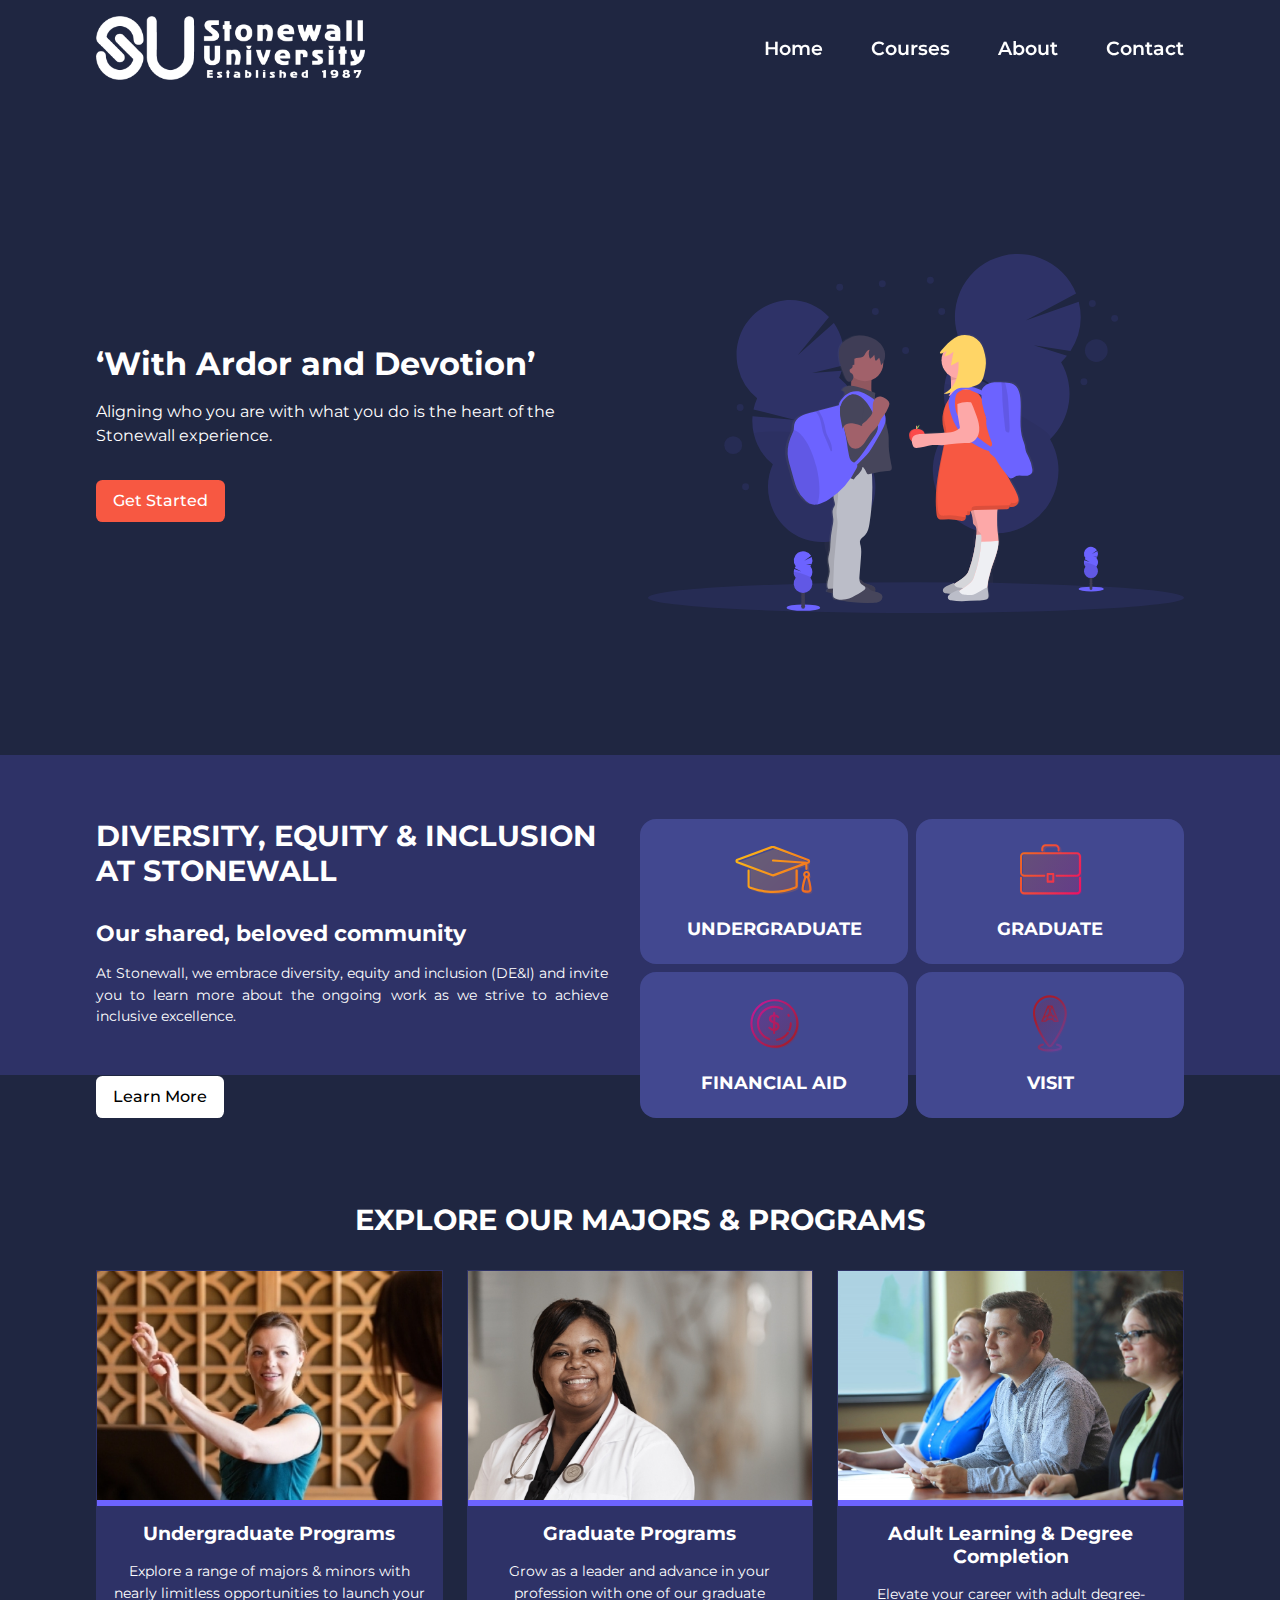
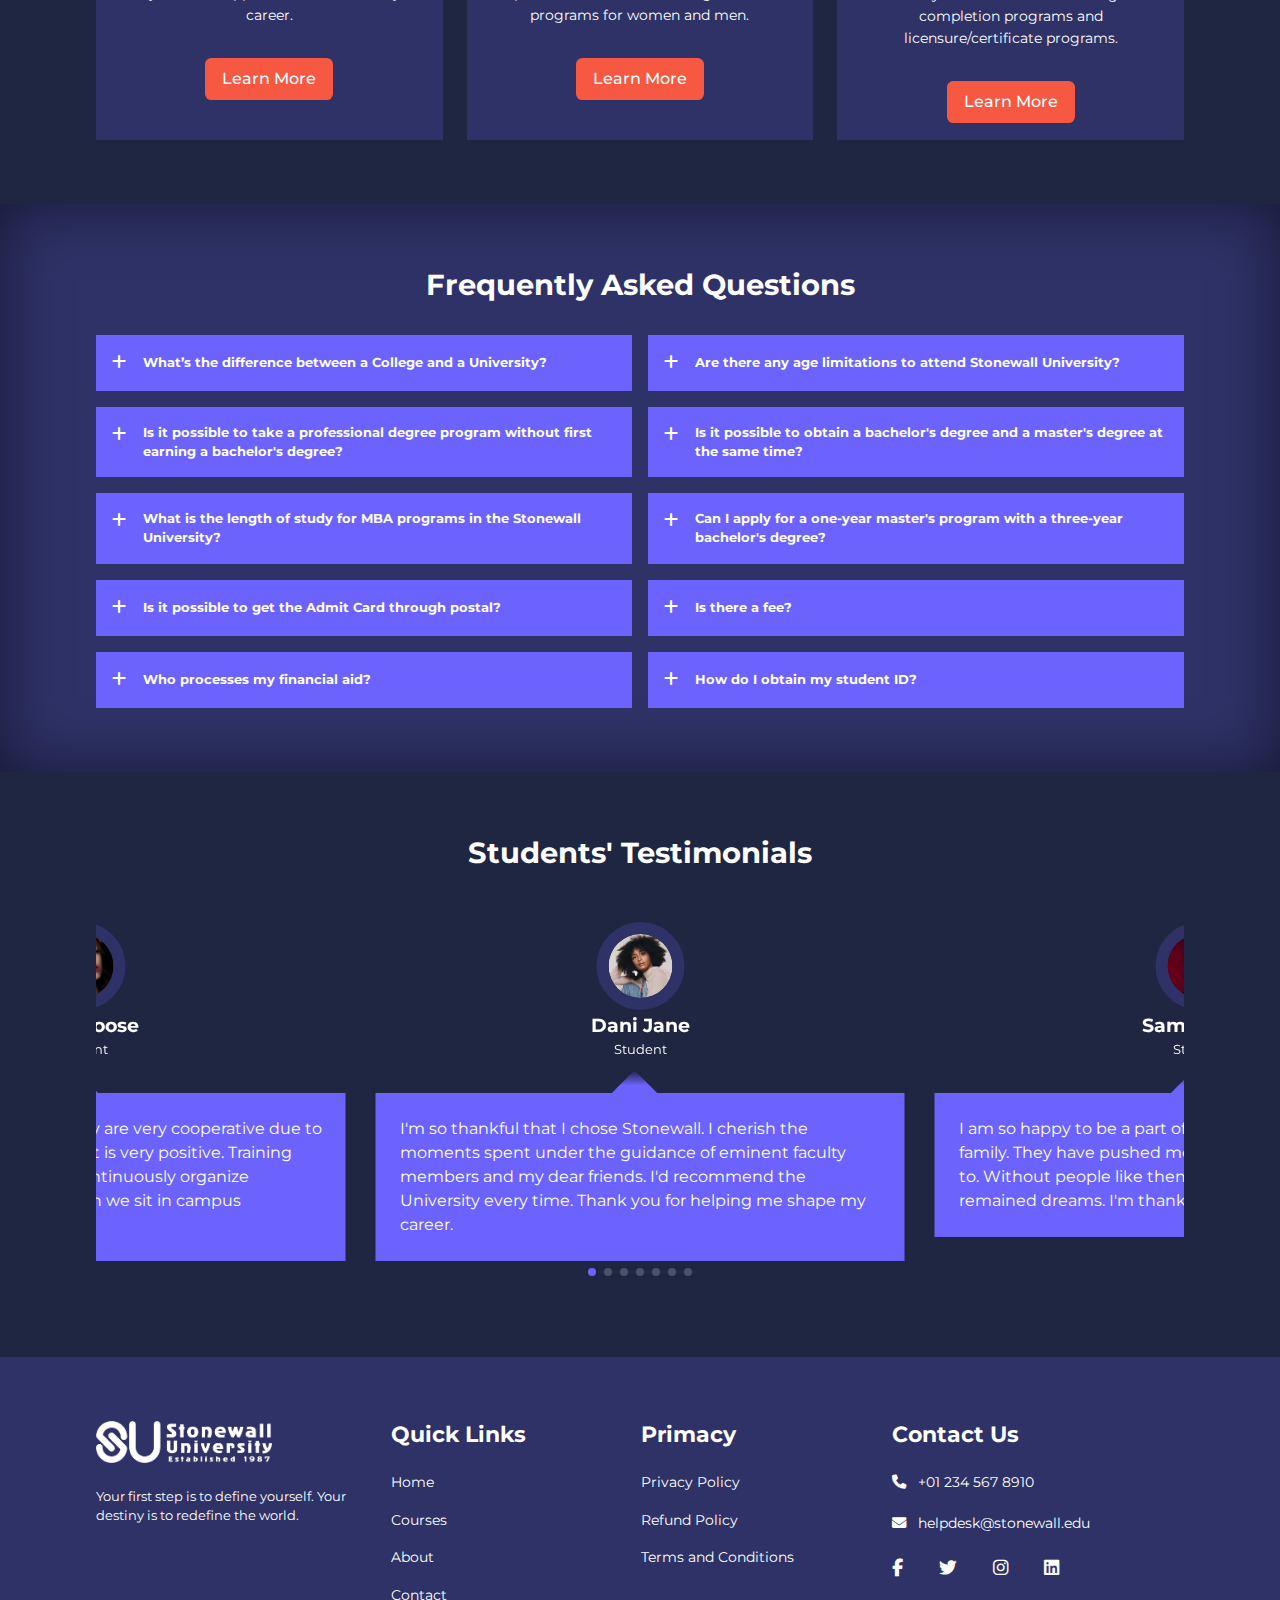
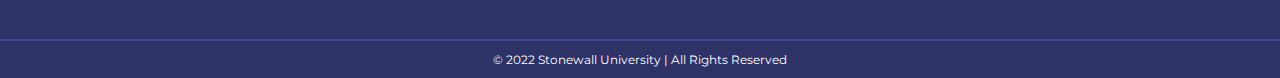
<file: index.html>
<!DOCTYPE html>
<html lang="en">

<head>
  <meta charset="UTF-8">
  <meta http-equiv="X-UA-Compatible" content="IE=edge">
  <meta name="viewport" content="width=device-width, initial-scale=1.0">
  <title>Stonewall University | Building Future</title>

  <link rel="stylesheet" href="css/style.css">
  <link rel="stylesheet" href="css/responsive.css">
  <link rel="stylesheet" href="https://cdnjs.cloudflare.com/ajax/libs/font-awesome/6.1.1/css/all.min.css">
  <link rel="stylesheet" href="https://cdn.jsdelivr.net/npm/swiper@8/swiper-bundle.min.css" />

</head>

<body>
  <!-- NAVBAR -->
  <nav>
    <div class="container nav-container">
      <a href="index.html"><img src="images/logo.png"></a>
      <ul class="nav-menu">
        <li><a href="index.html">Home</a></li>
        <li><a href="courses.html">Courses</a></li>
        <li><a href="about.html">About</a></li>
        <li><a href="contact.html">Contact</a></li>
      </ul>
      <button id="openMenuBtn"><i class="fas fa-bars"></i></button>
      <button id="closeMenuBtn"><i class="fas fa-close"></i></button>
    </div>
  </nav>
  <!-- NAVBAR -->

  <!-- HEADER -->
  <header>
    <div class="container header-container">
      <div class="header-left">
        <h1>‘With Ardor and Devotion’</h1>
        <p>Aligning who you are with what you do is the heart of the Stonewall experience.</p>
        <a href="courses.html" class="btn btn-primary">Get Started</a>
      </div>

      <div class="header-right">
        <div class="header-right-img">
          <img src="images/header.svg">
        </div>
      </div>
    </div>
  </header>
  <!-- HEADER -->

  <!-- CATEGORIES -->
  <section class="categories">
    <div class="container categories-container">
      <div class="categories-left">
        <h2>DIVERSITY, EQUITY & INCLUSION AT STONEWALL</h2>
        <h4>Our shared, beloved community</h4>
        <p>At Stonewall, we embrace diversity, equity and inclusion (DE&I) and
          invite you to learn more about the ongoing work as we strive to achieve inclusive excellence.</p>
        <a href="courses.html" class="btn">Learn More</a>
      </div>

      <div class="categories-right">
        <div class="category">
          <span class="category-icon"><img src="images/UG.svg" alt=""></span>
          <h5>UNDERGRADUATE</h5>
        </div>
        <div class="category">
          <span class="category-icon"><img src="images/PG.svg" alt=""></span>
          <h5>GRADUATE</h5>
        </div>
        <div class="category">
          <span class="category-icon"><img src="images/FA.svg" alt=""></span>
          <h5>FINANCIAL AID</h5>
        </div>
        <div class="category">
          <span class="category-icon"><img src="images/Visit.svg" alt=""></span>
          <h5>VISIT</h5>
        </div>
      </div>
    </div>
  </section>
  <!-- CATEGORIES -->

  <!-- COURSES -->
  <section class="courses">
    <h2>EXPLORE OUR MAJORS & PROGRAMS</h2>
    <div class="container courses-container">
      <article class="course">
        <div class="couse-image">
          <img src="images/UgPrograms.jpg" alt="">
        </div>
        <div class="course-info">
          <h4>Undergraduate Programs</h4>
          <p>Explore a range of majors & minors with nearly limitless opportunities to launch your career.</p>
          <a href="courses.html" class="btn btn-primary">Learn More</a>
        </div>
      </article>
      <article class="course">
        <div class="couse-image">
          <img src="images/PgPrograms.jpg" alt="">
        </div>
        <div class="course-info">
          <h4>Graduate Programs</h4>
          <p>Grow as a leader and advance in your profession with one of our graduate programs for women and men.</p>
          <a href="courses.html" class="btn btn-primary">Learn More</a>
        </div>
      </article>
      <article class="course">
        <div class="couse-image">
          <img src="images/AdultLearning.jpg" alt="">
        </div>
        <div class="course-info">
          <h4>Adult Learning & Degree Completion</h4>
          <p>Elevate your career with adult degree-completion programs and licensure/certificate programs.</p>
          <a href="courses.html" class="btn btn-primary">Learn More</a>
        </div>
      </article>
    </div>
  </section>
  <!-- COURSES -->

  <!-- FAQs -->
  <section class="faqs">
    <h2>Frequently Asked Questions</h2>
    <div class="container faqs-container">
      <article class="faq">
        <div class="faq-icon"><i class="fas fa-plus"></i></div>
        <div class="faq-qa">
          <h4>What’s the difference between a College and a University?</h4>
          <p>Colleges offer only undergraduate degrees while universities offer graduate degrees as well, but the terms
            are often used interchangeably.</p>
        </div>
      </article>
      <article class="faq">
        <div class="faq-icon"><i class="fas fa-plus"></i></div>
        <div class="faq-qa">
          <h4>Are there any age limitations to attend Stonewall University? </h4>
          <p>In general, you must have completed high school and you must be at least 17 years of age.</p>
        </div>
      </article>
      <article class="faq">
        <div class="faq-icon"><i class="fas fa-plus"></i></div>
        <div class="faq-qa">
          <h4>Is it possible to take a professional degree program without first earning a bachelor's degree?</h4>
          <p>Yes, but they are highly selective and require a heavy courseload across a total of six years of study.</p>
        </div>
      </article>
      <article class="faq">
        <div class="faq-icon"><i class="fas fa-plus"></i></div>
        <div class="faq-qa">
          <h4>Is it possible to obtain a bachelor's degree and a master's degree at the same time?</h4>
          <p>In a joint-degree program, students begin a graduate program in their fourth year of college, earning both
            degrees upon graduation.</p>
        </div>
      </article>
      <article class="faq">
        <div class="faq-icon"><i class="fas fa-plus"></i></div>
        <div class="faq-qa">
          <h4>What is the length of study for MBA programs in the Stonewall University?</h4>
          <p>MBA programs typically last one to two years.</p>
        </div>
      </article>
      <article class="faq">
        <div class="faq-icon"><i class="fas fa-plus"></i></div>
        <div class="faq-qa">
          <h4>Can I apply for a one-year master's program with a three-year bachelor's degree?</h4>
          <p>Yes, but only if there is no two-year program offered in the same field. If the departmental selection
            committee wants to offer you admission, it will request permission from the authority.</p>
        </div>
      </article>
      <article class="faq">
        <div class="faq-icon"><i class="fas fa-plus"></i></div>
        <div class="faq-qa">
          <h4>Is it possible to get the Admit Card through postal?</h4>
          <p>NO, the Admit Cards will be provided through the Online Mode only, you can generate it through your
            registered account or from the website of NTA.</p>
        </div>
      </article>
      <article class="faq">
        <div class="faq-icon"><i class="fas fa-plus"></i></div>
        <div class="faq-qa">
          <h4>Is there a fee?</h4>
          <p>Yes, a ₹2530 application fee is required before your application will be processed. More information about
            this process will be provided when you officially submit your application.</p>
        </div>
      </article>
      <article class="faq">
        <div class="faq-icon"><i class="fas fa-plus"></i></div>
        <div class="faq-qa">
          <h4>Who processes my financial aid?</h4>
          <p>The Office of Admissions and Financial Aid manages the loan application and certification processes.</p>
        </div>
      </article>
      <article class="faq">
        <div class="faq-icon"><i class="fas fa-plus"></i></div>
        <div class="faq-qa">
          <h4>How do I obtain my student ID?</h4>
          <p>Once you have accepted the offer of admission, you can obtain your student ID card by visiting Panther
            Central, located in the main lobby of Litchfield Towers.</p>
        </div>
      </article>
    </div>
  </section>
  <!-- FAQs -->

  <!-- TESTIMONIALS -->
  <section class="container testi-container">
    <h2>Students' Testimonials</h2>
    <div class="testi-swiper swiper">
      <div class="swiper-wrapper">
        <article class="testi swiper-slide">
          <div class="avatar">
            <img src="images/avatar1.jpg">
          </div>
          <div class="testi-info">
            <h5>Dani Jane</h5>
            <small>Student</small>
          </div>
          <div class="testi-body">
            <p>I'm so thankful that I chose Stonewall. I cherish the moments spent under the guidance of eminent faculty members and my dear friends. I'd recommend the University every time. Thank you for helping me shape my career.</p>
          </div>
        </article>
        <article class="testi swiper-slide">
          <div class="avatar">
            <img src="images/avatar2.jpg">
          </div>
          <div class="testi-info">
            <h5>Sam Martin</h5>
            <small>Student</small>
          </div>
          <div class="testi-body">
            <p>I am so happy to be a part of an Institution that feels like a family. They have pushed me to achieve whatever I wanted to. Without people like them, my dreams would have remained dreams. I'm thankful for their love and support.</p>
          </div>
        </article>
        <article class="testi swiper-slide">
          <div class="avatar">
            <img src="images/avatar3.jpg">
          </div>
          <div class="testi-info">
            <h5>Lucas Morris</h5>
            <small>Student</small>
          </div>
          <div class="testi-body">
            <p>I always wanted to be a successful person. But the road to success is a rocky one. You need solid guidance and support to reach there. Stonewall has been super supportive and instrumental in shaping my career.</p>
          </div>
        </article>
        <article class="testi swiper-slide">
          <div class="avatar">
            <img src="images/avatar4.jpg">
          </div>
          <div class="testi-info">
            <h5>Zoya Sheikh</h5>
            <small>Student</small>
          </div>
          <div class="testi-body">
            <p>The time I spent in Stonewall University has really taught me a lot for my successful life. I got chance to improve my skills and confidence which was very important part of my career. Thanks Stonewall University to be part of yours.</p>
          </div>
        </article>
        <article class="testi swiper-slide">
          <div class="avatar">
            <img src="images/avatar5.jpg">
          </div>
          <div class="testi-info">
            <h5>Sara Jeans</h5>
            <small>Student</small>
          </div>
          <div class="testi-body">
            <p>The facilities are excellent. They are dedicatedly providing us knowledge and educating us in a good way. I am especially thankful to the faculty members for giving us love, affection and plenty of knowledge.</p>
          </div>
        </article>
        <article class="testi swiper-slide">
          <div class="avatar">
            <img src="images/avatar6.jpg">
          </div>
          <div class="testi-info">
            <h5>Laney Grey</h5>
            <small>Student</small>
          </div>
          <div class="testi-body">
            <p>College life, my friends and the teachers are all very good. The hostel and the campus are very safe for girls and the atmosphere is also good. The systems are very strict which is good for the students. Career becomes successful here.</p>
          </div>
        </article>
        <article class="testi swiper-slide">
          <div class="avatar">
            <img src="images/avatar7.jpg">
          </div>
          <div class="testi-info">
            <h5>Kate Moose</h5>
            <small>Student</small>
          </div>
          <div class="testi-body">
            <p>My faculty is wonderful and they are very cooperative due to which our campus environment is very positive. Training and placement department continuously organize activities for us for success when we sit in campus placements.</p>
          </div>
        </article>
      </div>
      <div class="pagination">
        <div class="swiper-pagination"></div>
      </div>
    </div>
  </section>
  <!-- TESTIMONIALS -->

  <!-- FOOTER -->
  <footer class="footer">
    <div class="container footer-container">
      <div class="footer-1">
        <a href="index.html" class="footer-logo"><img src="images/logo.png"></a>
        <p>Your first step is to define yourself. Your destiny is to redefine the world.</p>
      </div>
      <div class="footer-2">
        <h4>Quick Links</h4>
        <ul class="q-links">
          <li><a href="index.html">Home</a></li>
          <li><a href="courses.html">Courses</a></li>
          <li><a href="about.html">About</a></li>
          <li><a href="contact.html">Contact</a></li>
        </ul>
      </div>
      <div class="footer-3">
        <h4>Primacy</h4>
        <ul class="primacy">
          <li><a href="#">Privacy Policy</a></li>
          <li><a href="#">Refund Policy</a></li>
          <li><a href="#">Terms and Conditions</a></li>
        </ul>
      </div>
      <div class="footer-4">
        <h4>Contact Us</h4>
        <div>
          <p><i class="fas fa-phone"></i>+01 234 567 8910</p>
          <p><i class="fas fa-envelope"></i>helpdesk@stonewall.edu</p>
        </div>
        <ul class="footer-socials">
          <li><a href="#"><i class="fab fa-facebook-f"></i></a></li>
          <li><a href="#"><i class="fab fa-twitter"></i></a></li>
          <li><a href="#"><i class="fab fa-instagram"></i></a></li>
          <li><a href="#"><i class="fab fa-linkedin"></i></a></li>
        </ul>
      </div>
    </div>
    <div class="footer-copy">
      <small>&copy; 2022 Stonewall University | All Rights Reserved</small>
    </div>
  </footer>
  <!-- FOOTER -->

  <script src="https://cdn.jsdelivr.net/npm/swiper@8/swiper-bundle.min.js"></script>
  <script src="js/main.js"></script>

</body>

</html>
</file>
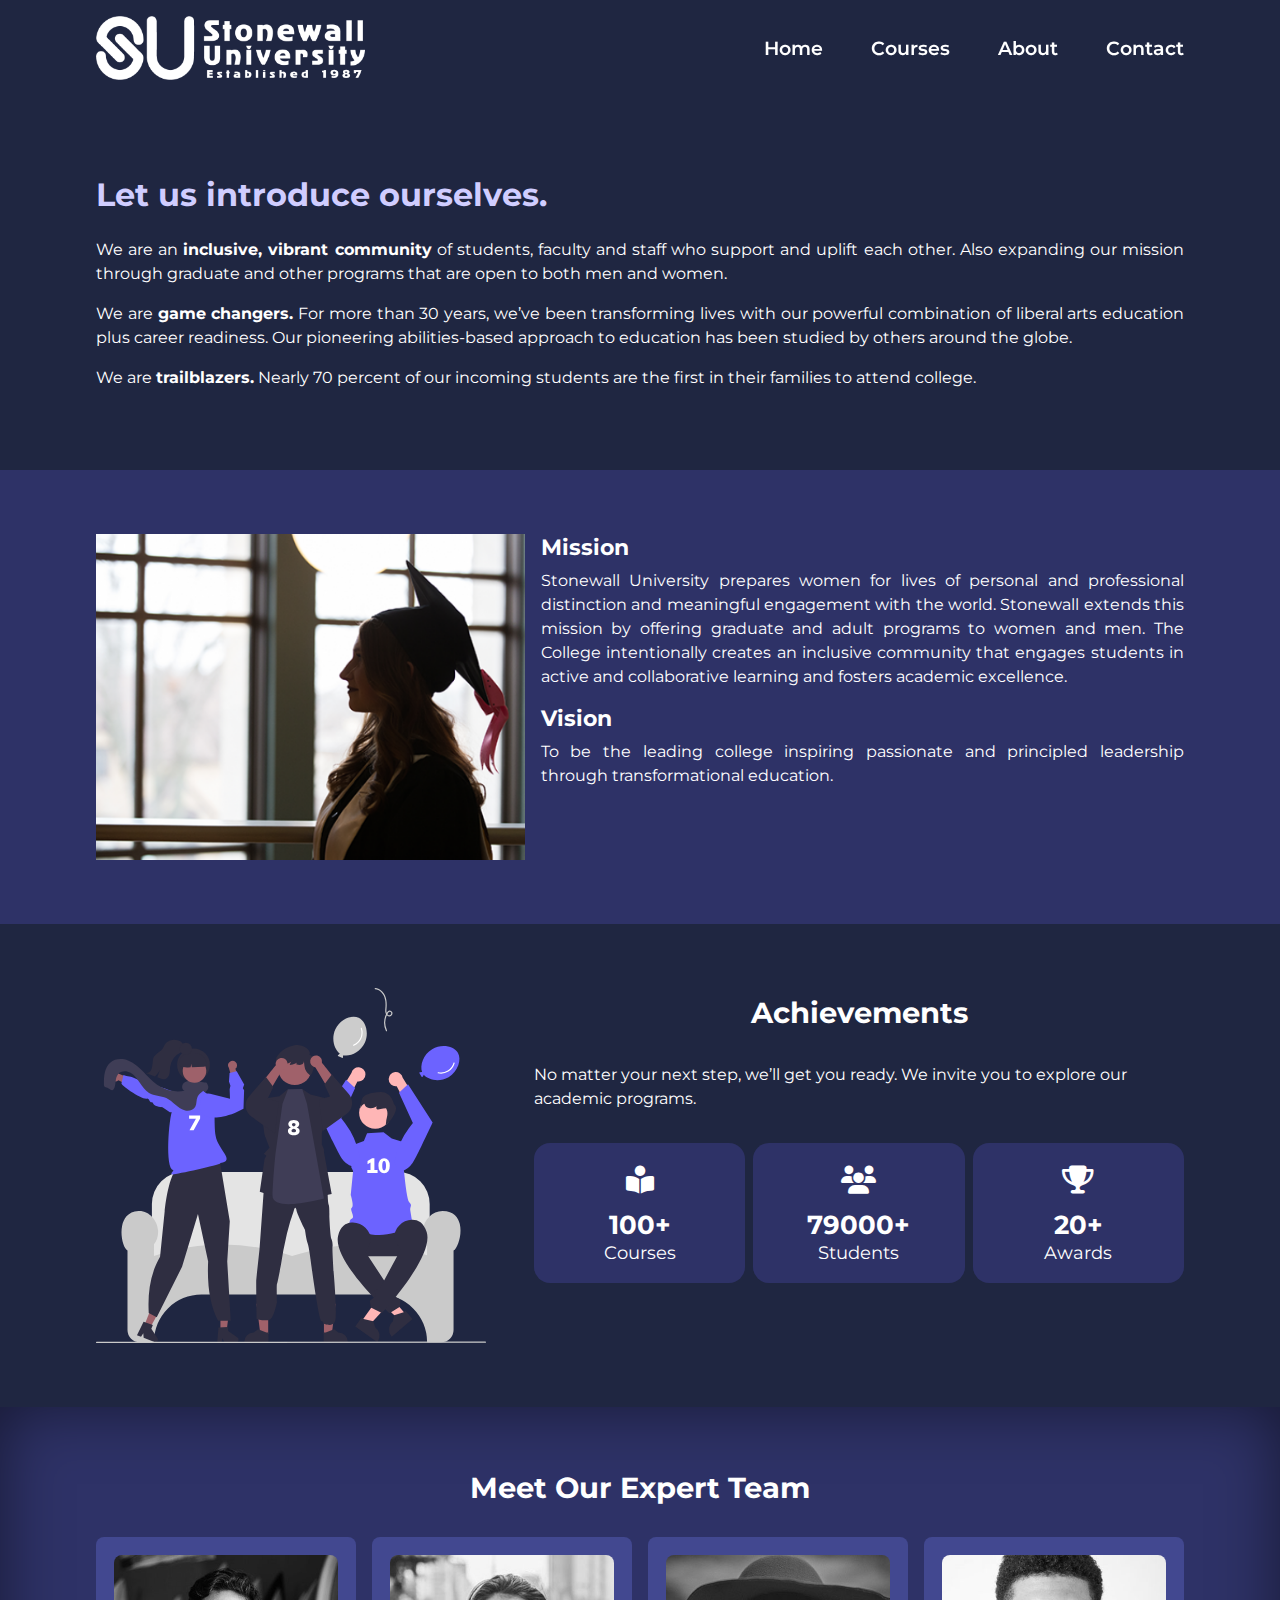
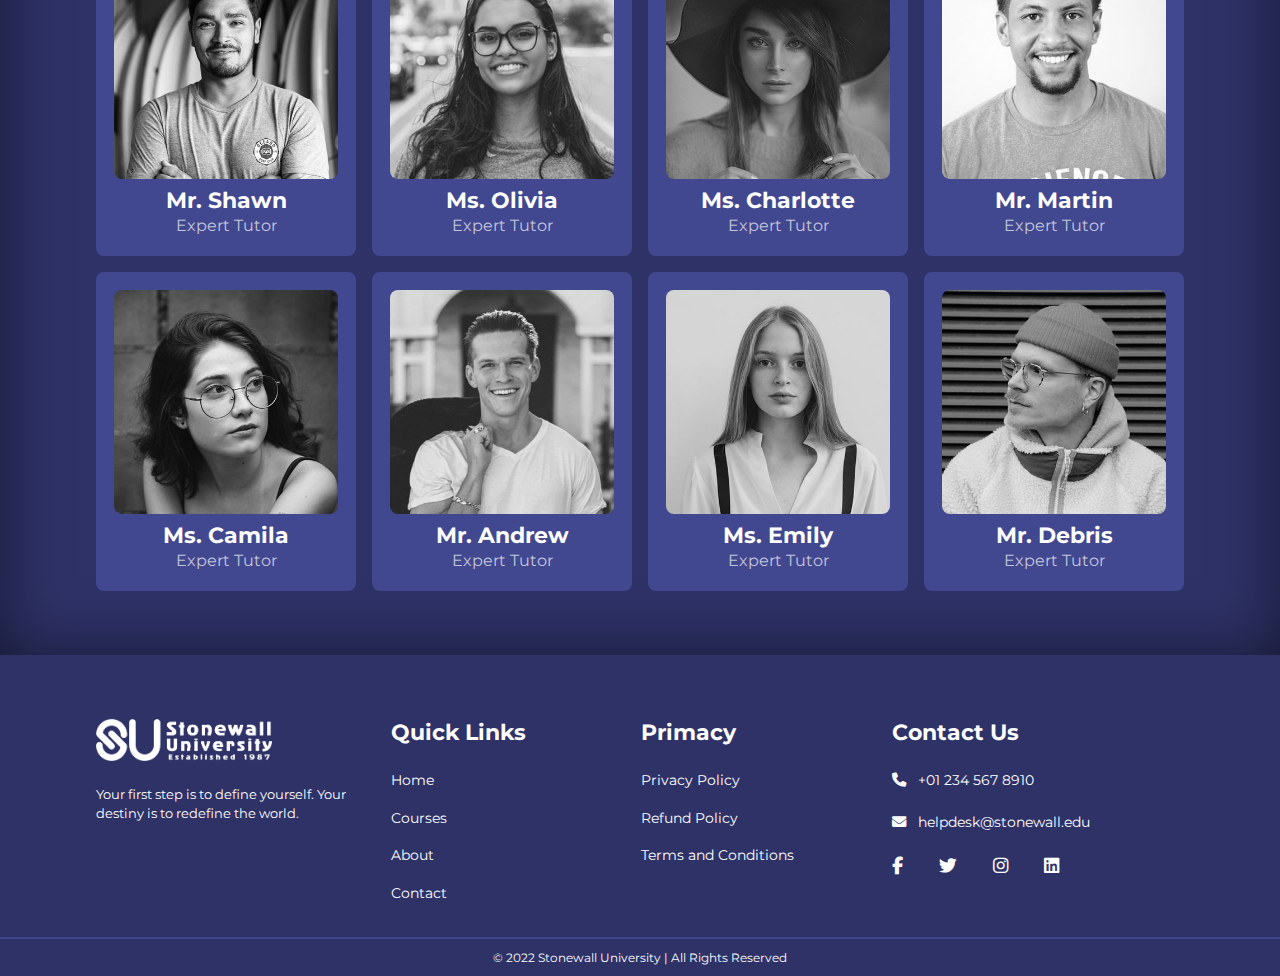
<file: about.html>
<!DOCTYPE html>
<html lang="en">

<head>
  <meta charset="UTF-8">
  <meta http-equiv="X-UA-Compatible" content="IE=edge">
  <meta name="viewport" content="width=device-width, initial-scale=1.0">
  <title>Stonewall University | Building Future</title>

  <link rel="stylesheet" href="css/about.css">
  <link rel="stylesheet" href="css/responsive.css">
  <link rel="stylesheet" href="https://cdnjs.cloudflare.com/ajax/libs/font-awesome/6.1.1/css/all.min.css">
  <link rel="stylesheet" href="https://cdn.jsdelivr.net/npm/swiper@8/swiper-bundle.min.css" />

</head>

<body>
  <!-- NAVBAR -->
  <nav>
    <div class="container nav-container">
      <a href="index.html"><img src="images/logo.png"></a>
      <ul class="nav-menu">
        <li><a href="index.html">Home</a></li>
        <li><a href="courses.html">Courses</a></li>
        <li><a href="about.html">About</a></li>
        <li><a href="contact.html">Contact</a></li>
      </ul>
      <button id="openMenuBtn"><i class="fas fa-bars"></i></button>
      <button id="closeMenuBtn"><i class="fas fa-close"></i></button>
    </div>
  </nav>
  <!-- NAVBAR -->

  <section class="about-intro">
    <div class="container intro-container">
      <h2>Let us introduce ourselves.</h2>
      <p>We are an <b>inclusive, vibrant community</b> of students, faculty and staff who support and uplift each other. Also expanding our mission through graduate and other programs that are open to both men and women.</p>
      <p>We are <b>game changers.</b> For more than 30 years, we’ve been transforming lives with our powerful combination of liberal arts education plus career readiness. Our pioneering abilities-based approach to education has been studied by others around the globe.</p>
      <p>We are <b>trailblazers.</b> Nearly 70 percent of our incoming students are the first in their families to attend college.</p>
    </div>
  </section>

  <section class="about-vision">
    <div class="container vision-container">
      <div class="vision-left"><img src="images/about.png"></div>
      <div class="vision-right">
        <h4>Mission</h4>
        <p>Stonewall University prepares women for lives of personal and professional distinction and meaningful engagement with the world. Stonewall extends this mission by offering graduate and adult programs to women and men. The College intentionally creates an inclusive community that engages students in active and collaborative learning and fosters academic excellence.</p>
        <h4>Vision</h4>
        <p>To be the leading college inspiring passionate and principled leadership through transformational education.</p>
      </div>
    </div>
  </section>

  <section class="about-awards">
    <div class="container award-container">
      <div class="award-left"><img src="images/about achievements.svg" alt=""></div>
      <div class="award-right">
        <h2>Achievements</h2>
        <p class="award-para">No matter your next step, we’ll get you ready. We invite you to explore our academic programs.</p>
        <div class="award-cards">
          <article class="award-card">
            <span class="award-icon"><i class="fa-solid fa-book-open-reader"></i></span>
            <h3>100+</h3>
            <p>Courses</p>
          </article>
          <article class="award-card">
            <span class="award-icon"><i class="fa-solid fa-users"></i></span>
            <h3>79000+</h3>
            <p>Students</p>
          </article>
          <article class="award-card">
            <span class="award-icon"><i class="fa-solid fa-trophy"></i></span>
            <h3>20+</h3>
            <p>Awards</p>
          </article>
        </div>
      </div>
    </div>
  </section>

<!-- TEAM -->

  <section class="team">
    <h2>Meet Our Expert Team</h2>
    <div class="container team-container">
      <article class="tutor">
        <div class="tutor-image"><img src="images/tm1.jpg"></div>
        <div class="tutor-info">
          <h4>Mr. Shawn</h4>
          <p>Expert Tutor</p>
        </div>
        <div class="tutor-socials">
          <a href="#"><i class="fa-brands fa-facebook-f"></i></a>
          <a href="#"><i class="fa-brands fa-twitter"></i></a>
          <a href="#"><i class="fa-brands fa-instagram"></i></a>
          <a href="#"><i class="fa-brands fa-linkedin"></i></a>
        </div>
      </article>
      
      <article class="tutor">
        <div class="tutor-image"><img src="images/tm2.jpg"></div>
        <div class="tutor-info">
          <h4>Ms. Olivia</h4>
          <p>Expert Tutor</p>
        </div>
        <div class="tutor-socials">
          <a href="#"><i class="fa-brands fa-facebook-f"></i></a>
          <a href="#"><i class="fa-brands fa-twitter"></i></a>
          <a href="#"><i class="fa-brands fa-instagram"></i></a>
          <a href="#"><i class="fa-brands fa-linkedin"></i></a>
        </div>
      </article>
      
      <article class="tutor">
        <div class="tutor-image"><img src="images/tm3.jpg"></div>
        <div class="tutor-info">
          <h4>Ms. Charlotte</h4>
          <p>Expert Tutor</p>
        </div>
        <div class="tutor-socials">
          <a href="#"><i class="fa-brands fa-facebook-f"></i></a>
          <a href="#"><i class="fa-brands fa-twitter"></i></a>
          <a href="#"><i class="fa-brands fa-instagram"></i></a>
          <a href="#"><i class="fa-brands fa-linkedin"></i></a>
        </div>
      </article>

      <article class="tutor">
        <div class="tutor-image"><img src="images/tm4.jpg"></div>
        <div class="tutor-info">
          <h4>Mr. Martin</h4>
          <p>Expert Tutor</p>
        </div>
        <div class="tutor-socials">
          <a href="#"><i class="fa-brands fa-facebook-f"></i></a>
          <a href="#"><i class="fa-brands fa-twitter"></i></a>
          <a href="#"><i class="fa-brands fa-instagram"></i></a>
          <a href="#"><i class="fa-brands fa-linkedin"></i></a>
        </div>
      </article>

      <article class="tutor">
        <div class="tutor-image"><img src="images/tm5.jpg"></div>
        <div class="tutor-info">
          <h4>Ms. Camila</h4>
          <p>Expert Tutor</p>
        </div>
        <div class="tutor-socials">
          <a href="#"><i class="fa-brands fa-facebook-f"></i></a>
          <a href="#"><i class="fa-brands fa-twitter"></i></a>
          <a href="#"><i class="fa-brands fa-instagram"></i></a>
          <a href="#"><i class="fa-brands fa-linkedin"></i></a>
        </div>
      </article>

      <article class="tutor">
        <div class="tutor-image"><img src="images/tm6.jpg"></div>
        <div class="tutor-info">
          <h4>Mr. Andrew</h4>
          <p>Expert Tutor</p>
        </div>
        <div class="tutor-socials">
          <a href="#"><i class="fa-brands fa-facebook-f"></i></a>
          <a href="#"><i class="fa-brands fa-twitter"></i></a>
          <a href="#"><i class="fa-brands fa-instagram"></i></a>
          <a href="#"><i class="fa-brands fa-linkedin"></i></a>
        </div>
      </article>

      <article class="tutor">
        <div class="tutor-image"><img src="images/tm7.jpg"></div>
        <div class="tutor-info">
          <h4>Ms. Emily</h4>
          <p>Expert Tutor</p>
        </div>
        <div class="tutor-socials">
          <a href="#"><i class="fa-brands fa-facebook-f"></i></a>
          <a href="#"><i class="fa-brands fa-twitter"></i></a>
          <a href="#"><i class="fa-brands fa-instagram"></i></a>
          <a href="#"><i class="fa-brands fa-linkedin"></i></a>
        </div>
      </article>

      <article class="tutor">
        <div class="tutor-image"><img src="images/tm8.jpg"></div>
        <div class="tutor-info">
          <h4>Mr. Debris</h4>
          <p>Expert Tutor</p>
        </div>
        <div class="tutor-socials">
          <a href="#"><i class="fa-brands fa-facebook-f"></i></a>
          <a href="#"><i class="fa-brands fa-twitter"></i></a>
          <a href="#"><i class="fa-brands fa-instagram"></i></a>
          <a href="#"><i class="fa-brands fa-linkedin"></i></a>
        </div>
      </article>
    </div>
  </section>

  <!-- FOOTER -->
  <footer class="footer">
    <div class="container footer-container">
      <div class="footer-1">
        <a href="index.html" class="footer-logo"><img src="images/logo.png"></a>
        <p>Your first step is to define yourself. Your destiny is to redefine the world.</p>
      </div>
      <div class="footer-2">
        <h4>Quick Links</h4>
        <ul class="q-links">
          <li><a href="index.html">Home</a></li>
          <li><a href="courses.html">Courses</a></li>
          <li><a href="about.html">About</a></li>
          <li><a href="contact.html">Contact</a></li>
        </ul>
      </div>
      <div class="footer-3">
        <h4>Primacy</h4>
        <ul class="primacy">
          <li><a href="#">Privacy Policy</a></li>
          <li><a href="#">Refund Policy</a></li>
          <li><a href="#">Terms and Conditions</a></li>
        </ul>
      </div>
      <div class="footer-4">
        <h4>Contact Us</h4>
        <div>
          <p><i class="fas fa-phone"></i>+01 234 567 8910</p>
          <p><i class="fas fa-envelope"></i>helpdesk@stonewall.edu</p>
        </div>
        <ul class="footer-socials">
          <li><a href="#"><i class="fab fa-facebook-f"></i></a></li>
          <li><a href="#"><i class="fab fa-twitter"></i></a></li>
          <li><a href="#"><i class="fab fa-instagram"></i></a></li>
          <li><a href="#"><i class="fab fa-linkedin"></i></a></li>
        </ul>
      </div>
    </div>
    <div class="footer-copy">
      <small>&copy; 2022 Stonewall University | All Rights Reserved</small>
    </div>
  </footer>
  <!-- FOOTER -->

  <script src="https://cdn.jsdelivr.net/npm/swiper@8/swiper-bundle.min.js"></script>
  <script src="js/main.js"></script>

</body>

</html>
</file>
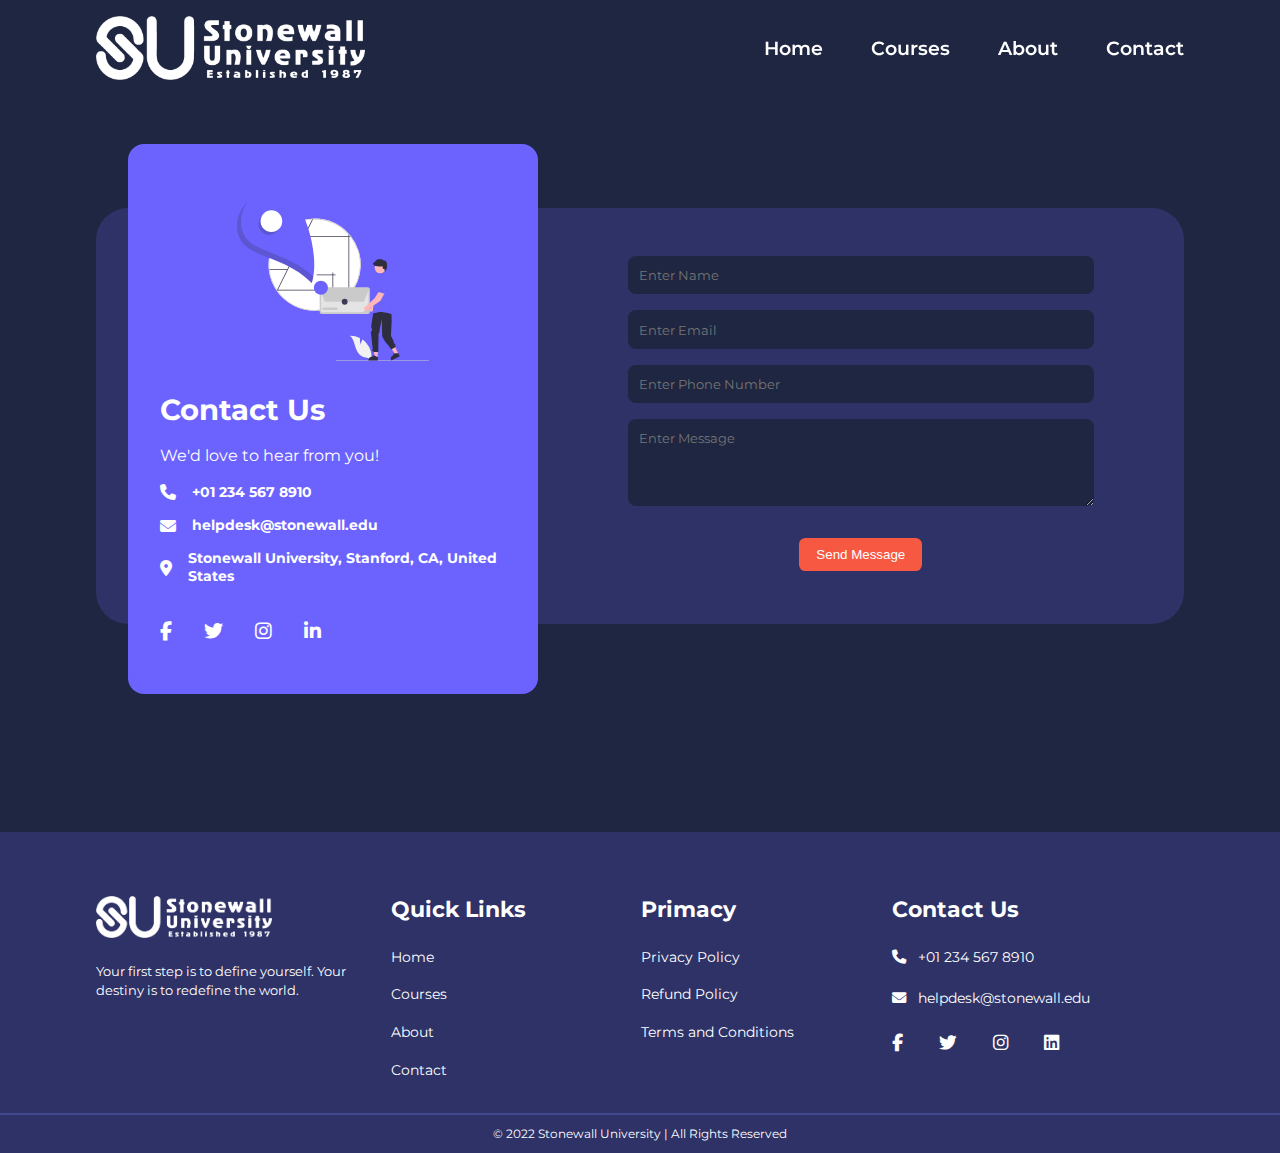
<file: contact.html>
<!DOCTYPE html>
<html lang="en">

<head>
  <meta charset="UTF-8">
  <meta http-equiv="X-UA-Compatible" content="IE=edge">
  <meta name="viewport" content="width=device-width, initial-scale=1.0">
  <title>Stonewall University | Building Future</title>

  <link rel="stylesheet" href="css/contact.css">
  <link rel="stylesheet" href="css/responsive.css">
  <link rel="stylesheet" href="https://cdnjs.cloudflare.com/ajax/libs/font-awesome/6.1.1/css/all.min.css">
  <link rel="stylesheet" href="https://cdn.jsdelivr.net/npm/swiper@8/swiper-bundle.min.css" />

</head>

<body>
  <!-- NAVBAR -->
  <nav>
    <div class="container nav-container">
      <a href="index.html"><img src="images/logo.png"></a>
      <ul class="nav-menu">
        <li><a href="index.html">Home</a></li>
        <li><a href="courses.html">Courses</a></li>
        <li><a href="about.html">About</a></li>
        <li><a href="contact.html">Contact</a></li>
      </ul>
      <button id="openMenuBtn"><i class="fas fa-bars"></i></button>
      <button id="closeMenuBtn"><i class="fas fa-close"></i></button>
    </div>
  </nav>
  <!-- NAVBAR -->

  <!-- CONTACT -->
  <section class="contact">
    <div class="container contact-container">
      <aside class="contact-aside">
        <div class="aside-img">
          <img src="images/contact.svg" alt="">
        </div>
        <h2>Contact Us</h2>
        <p>We'd love to hear from you!</p>
        <ul class="contact-details">
          <li>
            <i class="fas fa-phone"></i>
            <h5>+01 234 567 8910</h5>
          </li>
          <li>
            <i class="fas fa-envelope"></i>
            <h5>helpdesk@stonewall.edu</h5>
          </li>
          <li>
            <i class="fas fa-location-dot"></i>
            <h5>Stonewall University, Stanford, CA, United States</h5>
          </li>
        </ul>
        <ul class="contact-socials">
          <li><a href="#"><i class="fab fa-facebook-f"></i></a></li>
          <li><a href="#"><i class="fab fa-twitter"></i></a></li>
          <li><a href="#"><i class="fab fa-instagram"></i></a></li>
          <li><a href="#"><i class="fab fa-linkedin-in"></i></a></li>
        </ul>
      </aside>

      <form action="https://formsubmit.co/8c1908896268db5e39e8a48da647ead5" method="POST" class="contact-form padd-15">
        <!-- Disable Captcha -->
        <input type="hidden" name="_captcha" value="false">
        <input type="text" name="name" placeholder="Enter Name" required>
        <input type="email" name="email" placeholder="Enter Email" required>
        <input type="number" name="number" placeholder="Enter Phone Number" required>
        <textarea name="message" rows="4" placeholder="Enter Message"></textarea>
        <button type="submit" class="btn btn-primary">Send Message</button>
      </form>
    </div>
  </section>
  <!-- CONTACT -->


  <!-- FOOTER -->
  <footer class="footer">
    <div class="container footer-container">
      <div class="footer-1">
        <a href="index.html" class="footer-logo"><img src="images/logo.png"></a>
        <p>Your first step is to define yourself. Your destiny is to redefine the world.</p>
      </div>
      <div class="footer-2">
        <h4>Quick Links</h4>
        <ul class="q-links">
          <li><a href="index.html">Home</a></li>
          <li><a href="courses.html">Courses</a></li>
          <li><a href="about.html">About</a></li>
          <li><a href="contact.html">Contact</a></li>
        </ul>
      </div>
      <div class="footer-3">
        <h4>Primacy</h4>
        <ul class="primacy">
          <li><a href="#">Privacy Policy</a></li>
          <li><a href="#">Refund Policy</a></li>
          <li><a href="#">Terms and Conditions</a></li>
        </ul>
      </div>
      <div class="footer-4">
        <h4>Contact Us</h4>
        <div>
          <p><i class="fas fa-phone"></i>+01 234 567 8910</p>
          <p><i class="fas fa-envelope"></i>helpdesk@stonewall.edu</p>
        </div>
        <ul class="footer-socials">
          <li><a href="#"><i class="fab fa-facebook-f"></i></a></li>
          <li><a href="#"><i class="fab fa-twitter"></i></a></li>
          <li><a href="#"><i class="fab fa-instagram"></i></a></li>
          <li><a href="#"><i class="fab fa-linkedin"></i></a></li>
        </ul>
      </div>
    </div>
    <div class="footer-copy">
      <small>&copy; 2022 Stonewall University | All Rights Reserved</small>
    </div>
  </footer>
  <!-- FOOTER -->

  <script src="https://cdn.jsdelivr.net/npm/swiper@8/swiper-bundle.min.js"></script>
  <script src="js/main.js"></script>

</body>

</html>
</file>
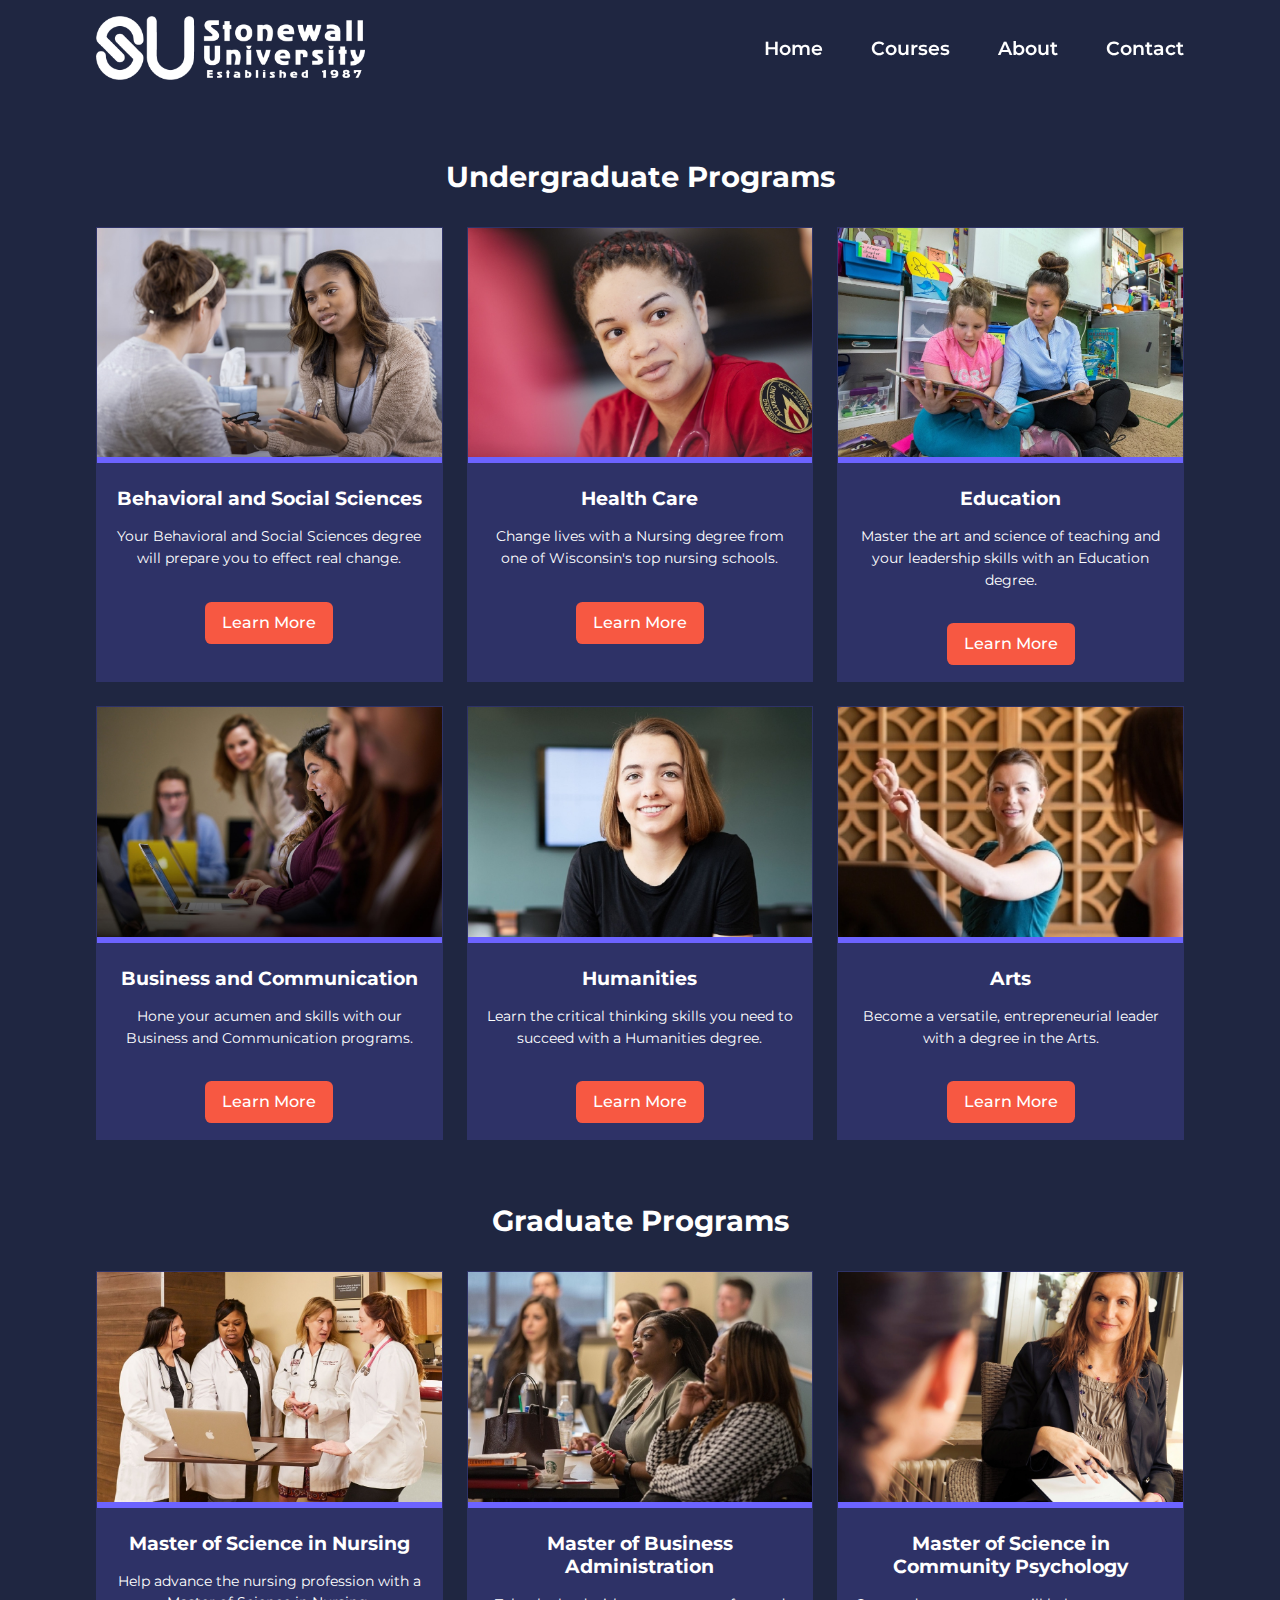
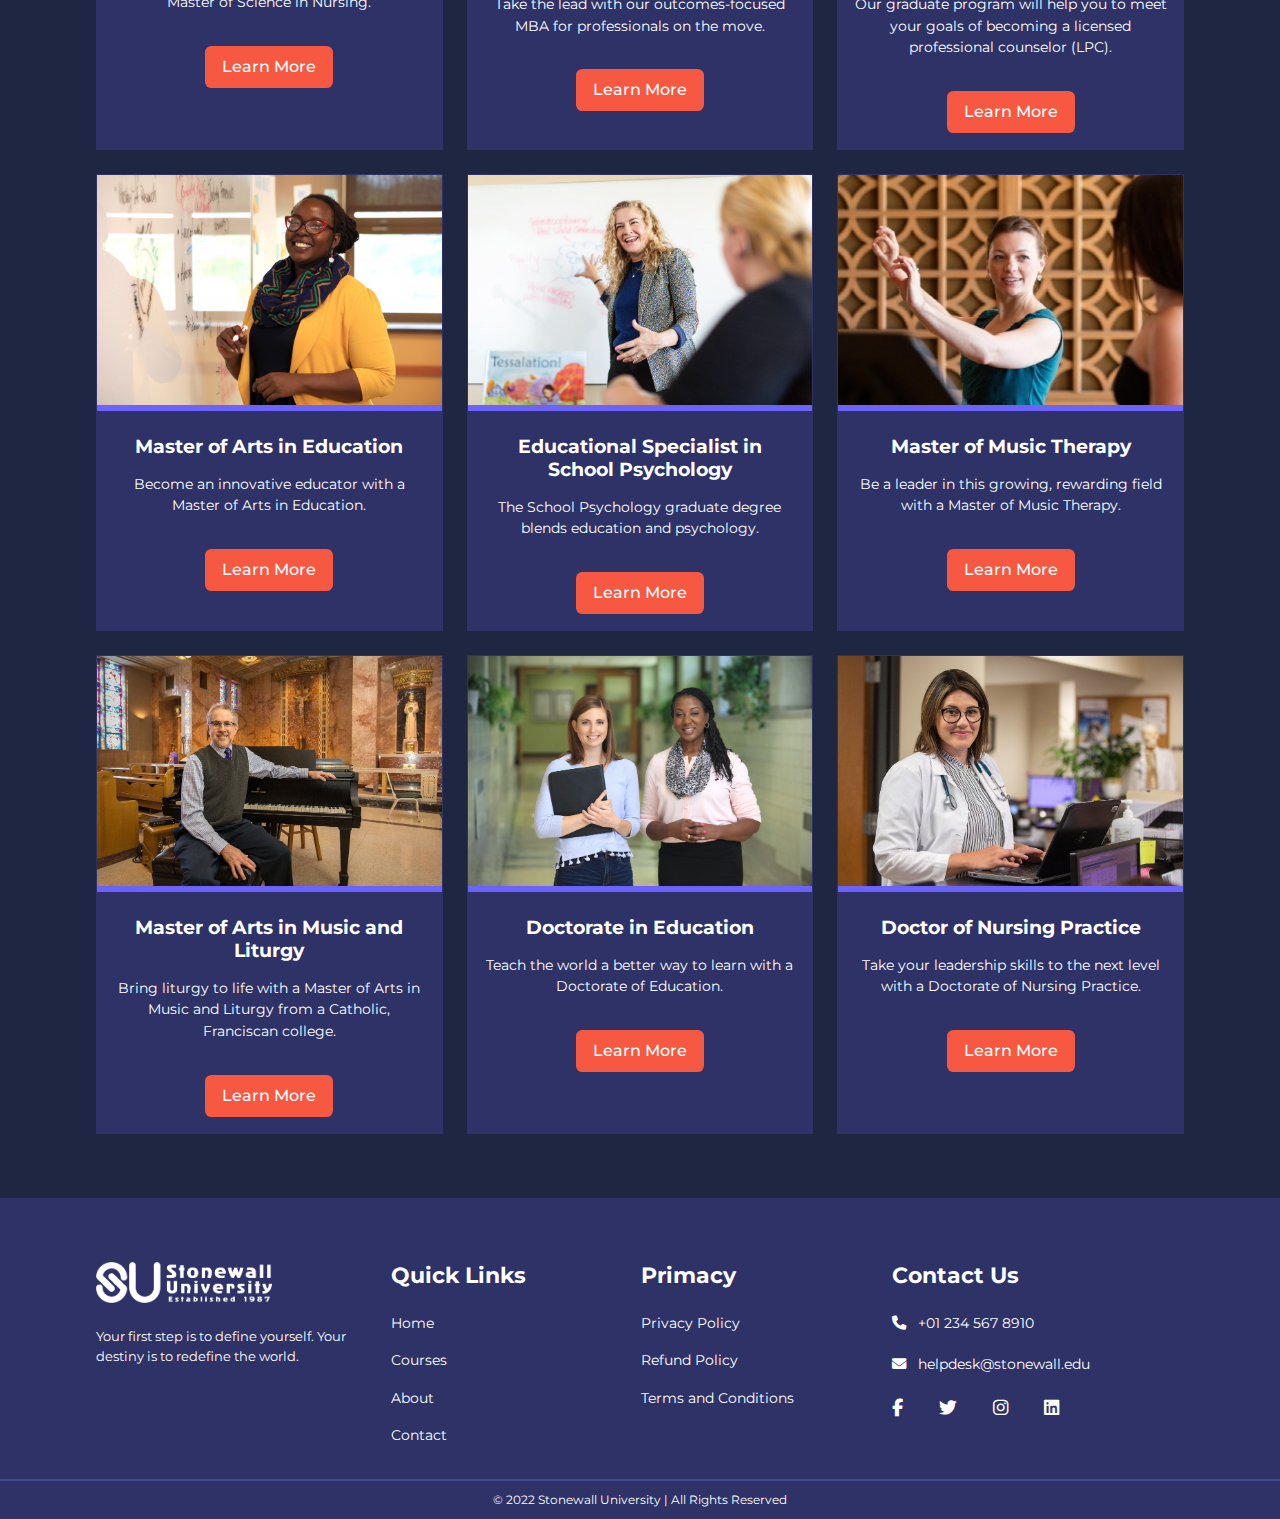
<file: courses.html>
<!DOCTYPE html>
<html lang="en">

<head>
  <meta charset="UTF-8">
  <meta http-equiv="X-UA-Compatible" content="IE=edge">
  <meta name="viewport" content="width=device-width, initial-scale=1.0">
  <title>Stonewall University | Building Future</title>

  <link rel="stylesheet" href="css/courses.css">
  <link rel="stylesheet" href="css/responsive.css">
  <link rel="stylesheet" href="https://cdnjs.cloudflare.com/ajax/libs/font-awesome/6.1.1/css/all.min.css">
  <link rel="stylesheet" href="https://cdn.jsdelivr.net/npm/swiper@8/swiper-bundle.min.css" />

</head>

<body>
  <!-- NAVBAR -->
  <nav>
    <div class="container nav-container">
      <a href="index.html"><img src="images/logo.png"></a>
      <ul class="nav-menu">
        <li><a href="index.html">Home</a></li>
        <li><a href="courses.html">Courses</a></li>
        <li><a href="about.html">About</a></li>
        <li><a href="contact.html">Contact</a></li>
      </ul>
      <button id="openMenuBtn"><i class="fas fa-bars"></i></button>
      <button id="closeMenuBtn"><i class="fas fa-close"></i></button>
    </div>
  </nav>
  <!-- NAVBAR -->

  <!-- COURSES -->
  <section class="courses-ugpg">
    <h2>Undergraduate Programs</h2>
    <div class="container courses-container">
      <article class="course">
        <div class="couse-image">
          <img src="images/BSS.jpg" alt="">
        </div>
        <div class="course-info">
          <h4>Behavioral and Social Sciences</h4>
          <p>Your Behavioral and Social Sciences degree will prepare you to effect real change.</p>
          <a href="courses.html" class="btn btn-primary">Learn More</a>
        </div>
      </article>
      <article class="course">
        <div class="couse-image">
          <img src="images/HC.jpg" alt="">
        </div>
        <div class="course-info">
          <h4>Health Care</h4>
          <p>Change lives with a Nursing degree from one of Wisconsin's top nursing schools.</p>
          <a href="courses.html" class="btn btn-primary">Learn More</a>
        </div>
      </article>
      <article class="course">
        <div class="couse-image">
          <img src="images/Edu.jpg" alt="">
        </div>
        <div class="course-info">
          <h4>Education</h4>
          <p>Master the art and science of teaching and your leadership skills with an Education degree.</p>
          <a href="courses.html" class="btn btn-primary">Learn More</a>
        </div>
      </article>
      <article class="course">
        <div class="couse-image">
          <img src="images/BC.jpg" alt="">
        </div>
        <div class="course-info">
          <h4>Business and Communication</h4>
          <p>Hone your acumen and skills with our Business and Communication programs.</p>
          <a href="courses.html" class="btn btn-primary">Learn More</a>
        </div>
      </article>
      <article class="course">
        <div class="couse-image">
          <img src="images/Human.jpg" alt="">
        </div>
        <div class="course-info">
          <h4>Humanities</h4>
          <p>Learn the critical thinking skills you need to succeed with a Humanities degree.</p>
          <a href="courses.html" class="btn btn-primary">Learn More</a>
        </div>
      </article>
      <article class="course">
        <div class="couse-image">
          <img src="images/Arts.jpg" alt="">
        </div>
        <div class="course-info">
          <h4>Arts</h4>
          <p>Become a versatile, entrepreneurial leader with a degree in the Arts.</p>
          <a href="courses.html" class="btn btn-primary">Learn More</a>
        </div>
      </article>
    </div>
    <h2 class="pg">Graduate Programs</h2>
    <div class="container courses-container">
      <article class="course">
        <div class="couse-image">
          <img src="images/MSN.jpg" alt="">
        </div>
        <div class="course-info">
          <h4>Master of Science in Nursing</h4>
          <p>Help advance the nursing profession with a Master of Science in Nursing.</p>
          <a href="courses.html" class="btn btn-primary">Learn More</a>
        </div>
      </article>
      <article class="course">
        <div class="couse-image">
          <img src="images/MBA.jpg" alt="">
        </div>
        <div class="course-info">
          <h4>Master of Business Administration</h4>
          <p>Take the lead with our outcomes-focused MBA for professionals on the move.</p>
          <a href="courses.html" class="btn btn-primary">Learn More</a>
        </div>
      </article>
      <article class="course">
        <div class="couse-image">
          <img src="images/MSCP.jpg" alt="">
        </div>
        <div class="course-info">
          <h4>Master of Science in Community Psychology</h4>
          <p>Our graduate program will help you to meet your goals of becoming a licensed professional counselor (LPC).</p>
          <a href="courses.html" class="btn btn-primary">Learn More</a>
        </div>
      </article>
      <article class="course">
        <div class="couse-image">
          <img src="images/MAE.jpg" alt="">
        </div>
        <div class="course-info">
          <h4>Master of Arts in Education</h4>
          <p>Become an innovative educator with a Master of Arts in Education. </p>
          <a href="courses.html" class="btn btn-primary">Learn More</a>
        </div>
      </article>
      <article class="course">
        <div class="couse-image">
          <img src="images/ESSP.jpg" alt="">
        </div>
        <div class="course-info">
          <h4>Educational Specialist in School Psychology</h4>
          <p>The School Psychology graduate degree blends education and psychology.</p>
          <a href="courses.html" class="btn btn-primary">Learn More</a>
        </div>
      </article>
      <article class="course">
        <div class="couse-image">
          <img src="images/MMT.jpg" alt="">
        </div>
        <div class="course-info">
          <h4>Master of Music Therapy</h4>
          <p>Be a leader in this growing, rewarding field with a Master of Music Therapy.</p>
          <a href="courses.html" class="btn btn-primary">Learn More</a>
        </div>
      </article>
      <article class="course">
        <div class="couse-image">
          <img src="images/MAML.jpg" alt="">
        </div>
        <div class="course-info">
          <h4>Master of Arts in Music and Liturgy</h4>
          <p>Bring liturgy to life with a Master of Arts in Music and Liturgy from a Catholic, Franciscan college.</p>
          <a href="courses.html" class="btn btn-primary">Learn More</a>
        </div>
      </article>
      <article class="course">
        <div class="couse-image">
          <img src="images/DE.jpg" alt="">
        </div>
        <div class="course-info">
          <h4>Doctorate in Education</h4>
          <p>Teach the world a better way to learn with a Doctorate of Education.</p>
          <a href="courses.html" class="btn btn-primary">Learn More</a>
        </div>
      </article>
      <article class="course">
        <div class="couse-image">
          <img src="images/DNP.jpg" alt="">
        </div>
        <div class="course-info">
          <h4>Doctor of Nursing Practice</h4>
          <p>Take your leadership skills to the next level with a Doctorate of Nursing Practice.</p>
          <a href="courses.html" class="btn btn-primary">Learn More</a>
        </div>
      </article>
    </div>
    
  </section>
  <!-- COURSES -->
  

  <!-- FOOTER -->
  <footer class="footer">
    <div class="container footer-container">
      <div class="footer-1">
        <a href="index.html" class="footer-logo"><img src="images/logo.png"></a>
        <p>Your first step is to define yourself. Your destiny is to redefine the world.</p>
      </div>
      <div class="footer-2">
        <h4>Quick Links</h4>
        <ul class="q-links">
          <li><a href="index.html">Home</a></li>
          <li><a href="courses.html">Courses</a></li>
          <li><a href="about.html">About</a></li>
          <li><a href="contact.html">Contact</a></li>
        </ul>
      </div>
      <div class="footer-3">
        <h4>Primacy</h4>
        <ul class="primacy">
          <li><a href="#">Privacy Policy</a></li>
          <li><a href="#">Refund Policy</a></li>
          <li><a href="#">Terms and Conditions</a></li>
        </ul>
      </div>
      <div class="footer-4">
        <h4>Contact Us</h4>
        <div>
          <p><i class="fas fa-phone"></i>+01 234 567 8910</p>
          <p><i class="fas fa-envelope"></i>helpdesk@stonewall.edu</p>
        </div>
        <ul class="footer-socials">
          <li><a href="#"><i class="fab fa-facebook-f"></i></a></li>
          <li><a href="#"><i class="fab fa-twitter"></i></a></li>
          <li><a href="#"><i class="fab fa-instagram"></i></a></li>
          <li><a href="#"><i class="fab fa-linkedin"></i></a></li>
        </ul>
      </div>
    </div>
    <div class="footer-copy">
      <small>&copy; 2022 Stonewall University | All Rights Reserved</small>
    </div>
  </footer>
  <!-- FOOTER -->

  <script src="https://cdn.jsdelivr.net/npm/swiper@8/swiper-bundle.min.js"></script>
  <script src="js/main.js"></script>

</body>

</html>
</file>
<file: css/style.css>
@import url('https://fonts.googleapis.com/css2?family=Montserrat:wght@300;400;500;600;700;800;900&+One&display=swap');

*{
  margin: 0;
  padding: 0;
  border: 0;
  outline: 0;
  box-sizing: border-box;
  text-decoration: none;
  list-style: none;
}

:root{
  --color-primary: #6c63ff;
  --color-success: #00bf8e;
  --color-warning: #f7c94b;
  --color-danger: #f75842;
  --color-danger-varient: rgba(247,88,66,0.4);
  --color-white: #fff;
  --color-light: rgba(255,255,255,0.7);
  --color-black: #000;
  --color-bg: #1f2641;
  --color-bg1: #2e3267;
  --color-bg2: #424890;

  --containerWidth-sm: 75%;
  --containerWidth-md: 80%;
  --containerWidth-lg: 85%;

  --transition: all .3s ease;
}

html {
  scroll-behavior: smooth;
}

::-webkit-scrollbar{
  width: .5rem;
}

::-webkit-scrollbar-thumb{
  background: var(--color-bg2);
  border-radius: 2rem;
}

body{
  font-family: 'Montserrat', sans-serif;
  /* font-family: 'Rampart One', cursive; */
  line-height: 1.5;
  color: var(--color-white);
  background: var(--color-bg);
}

.container{
  width: var(--containerWidth-lg);
  margin: 0 auto;
}

section{
  padding: 4rem 0;
}

section h2{
  text-align: center;
  margin-bottom: 2rem;
}

h1,h2,h3,h4,h5{
  line-height: 1.2;
}

h1{
  font-size: 2rem;
}

h2{
  font-size: 1.8rem;
}

h3{
  font-size: 1.6rem;
}

h4{
  font-size: 1.4rem;
}

h5{
  font-size: 1.2rem;
}

a{
  color: var(--color-white);
}

img{
  width: 100%;
  display: block;
  object-fit: cover;
}

.btn{
  display: inline-block;
  background: var(--color-white);
  color: var(--color-black);
  padding: .5rem 1rem;
  border: 1px solid transparent;
  font-weight: 500;
  cursor: pointer;
  transition: var(--transition);
  border-radius: .4rem;
}

.btn:hover{
  background: transparent;
  color: var(--color-white);
  border-color: var(--color-white);
}

.btn-primary{
  background: var(--color-danger);
  color: var(--color-white);
}

/* NAVBAR */

nav{
  background: transparent;
  width: 100%;
  height: 6rem;
  position: fixed;
  top: 0;
  z-index: 11;
}

.nav-container{
  height: 100%;
  display: flex;
  justify-content: space-between;
  align-items: center;
}

.nav-container img{
  height: 4rem;
  transition: var(--transition);
}

.nav-container img:hover{
  transform: scale(1.03);
}

nav button{
  display: none;
}

.nav-menu{
  display: flex;
  align-items: center;
  gap: 3rem;
}

.nav-menu a{
  font-size: 1.2rem;
  transition: var(--transition);
  color: var(--color-white);
  font-weight: 600;
}

.nav-menu a:hover{
  color: var(--color-bg2);
}

.window-scroll{
  background: var(--color-primary);
  box-shadow: 0 1rem 1.5rem rgba(0,0,0,0.5);
  transition: var(--transition);
}

/* HEADER */

header{
  position: relative;
  top: 6rem;
  overflow: hidden;
  height: 75vh;
  margin-bottom: 5rem;
}

.header-container{
  display: grid;
  grid-template-columns: 1fr 1fr;
  align-items: center;
  gap: 1rem;
  height: 100%;
}

.header-left p{
  margin: 1rem 0 2rem;
}

/* CATEGORIES */

.categories{
  background: var(--color-bg1);
  height: 20rem;
}

.categories h1{
  line-height: 1;
  margin-bottom: 3rem;
}

.categories-container{
  display: grid;
  grid-template-columns: repeat(2, 1fr);
}

.categories-left{
  margin-right: 2rem;
}

.categories-left h2{
  text-align: left;
  font-size: 1.8rem;
}

.categories-left p{
  margin: 1rem 0 3rem;
  text-align: justify;
  font-size: .9rem;
}

.categories-right{
  display: grid;
  grid-template-columns: 1fr 1fr;
  gap: .5rem;
}

.category{
  background: var(--color-bg2);
  padding: 1rem;
  border-radius: 1rem;
  transition: var(--transition);
  display: flex;
  flex-direction: column;
  align-items: center;
  transition: var(--transition);
}

.category img{
  height: 4rem;
  width: 5rem;
  margin: .2rem 0 1rem;
  transition: var(--transition);
}

.category:hover img{
  transform: scale(1.1);
}

.category h5{
  font-size: 1.1rem;
  transition: var(--transition);
}

.category:hover h5{
  transform: scale(1.1);
}

/* COURSES */

.courses{
  margin-top: 4rem;
}

.courses-container{
  display: grid;
  grid-template-columns: repeat(3, 1fr);
  gap: 1.5rem;
}

.course{
  background: var(--color-bg1);
  text-align: center;
  border: 1px solid transparent;
  transition: var(--transition);
}

.course:hover{
  background: transparent;
  border-color: var(--color-primary);
}

.course-info{
  padding: 1rem;
  border-top: 6px solid var(--color-primary);
}

.course-info h4{
  font-size: 1.2rem;
}

.course-info p{
  margin: 1rem 0 2rem;
  font-size: .9rem;
}

/* FAQs */

.faqs{
  background: var(--color-bg1);
  box-shadow: inset 0 0 4rem rgba(0,0,0,.5);
}

.faqs-container{
  display: grid;
  grid-template-columns: 1fr 1fr;
  gap: 1rem;
}

.faq{
  padding: 1rem;
  display: flex;
  align-items: center;
  gap: 1rem;
  height: fit-content;
  background: var(--color-primary);
  cursor: pointer;
}

.faq h4{
  font-size: .8rem;
  line-height: 1.5;
}

.faq-icon{
  align-self: flex-start;
  font-size: 1rem;
}

.faq p{
  margin-top: .5rem;
  display: none;
  font-size: .8rem;
}

.show-faq p{
  display: block;
}

/* TESTIMONIALS */

.testi-conatiner{
  overflow: hidden;
  position: relative;
  margin-bottom: 5rem;
}

.testi{
  padding-top: 2rem;
}

.avatar{
  width: 4rem;
  height: 4rem;
  border-radius: 50%;
  overflow: hidden;
  margin: 0 auto 1rem;
  outline: .8rem solid var(--color-bg1);
}

.testi-info{
  text-align: center;
}

.testi-body{
  background: var(--color-primary);
  padding: 1.5rem;
  margin-top: 2rem;
  position: relative;
}

.testi-body::before{
  content: '';
  display: block;
  position: absolute;
  background: linear-gradient(135deg, transparent, var(--color-primary), var(--color-primary), var(--color-primary));
  height: 2rem;
  width: 2rem;
  left: 47.5%;
  left: 46%;
  top: -1rem;
  transform: rotate(45deg);
}

.swiper-pagination-bullet {
  background: white !important;
}

.swiper-pagination-bullet.swiper-pagination-bullet-active {
  background: var(--color-primary) !important;
  height: .5rem;
  width: .5rem;
}

.pagination{
  margin-top: 2rem;
}

/* FOOTER */

.footer{
  background: var(--color-bg1);
  padding-top: 4rem;
  font-size: .9rem;
}

.footer-container{
  display: grid;
  grid-template-columns: .9fr .75fr .75fr 1fr;
  gap: 2rem;
}

.footer-container div h4{
  margin-bottom: 1.5rem;
}

.footer img{
  width: 11rem;
  margin-bottom: 1.5rem;
}

.footer-1 p{
  margin: 1rem 0 2rem;
  font-size: .8rem;
}

footer ul li{
  margin-bottom: 1rem;
}

.footer-4 i{
  margin-right: .75rem;
  margin-bottom: 1.5rem;
}

.footer-socials{
  display: flex;
}

.footer-socials a{
  margin-right: 1.5rem;
  font-size: 1.1rem;
}

.footer-copy{
  text-align: center;
  margin-top: 1rem;
  padding: .5rem 0;
  border-top: 2px solid var(--color-bg2);
}

.q-links a:hover, .primacy a:hover{
  border-bottom: 4px solid var(--color-primary);
}

.footer-socials a:hover{
  color: var(--color-primary);
}
</file>
<file: css/responsive.css>
@media screen and (max-width: 1024px) {
  section {
    padding: 3rem 0;
  }

  section h2 {
    margin-bottom: 1.5rem;
  }

  nav {
    height: 5rem;
  }

  .nav-container img {
    height: 3rem;
  }

  .nav-menu {
    gap: 2rem;
  }

  .nav-menu a {
    font-size: 1.1rem;
    font-weight: 500;
  }

  .categories {
    height: 16rem;
  }

  .categories-left h2 {
    font-size: 1.2rem;
  }

  .categories-left h4 {
    font-size: 1rem;
  }

  .categories-left p {
    font-size: .8rem;
    margin: 1rem 0 2rem;
  }

  .categories-right {
    gap: .3rem;
  }

  .category img {
    height: 3rem;
    width: 4rem;
  }

  .category h5 {
    font-size: .8rem;
  }

  .courses-container {
    gap: .75rem;
  }

  .course-info {
    padding: .75rem;
  }

  .course-info h4 {
    font-size: 1rem;
  }

  .course-info p {
    margin: 1rem 0 1rem;
    font-size: .8rem;
  }

  .footer {
    padding-top: 3rem;
  }

  .footer-container {
    display: grid;
    grid-template-columns: 1.5fr 1.1fr 1.1fr 2fr;
    gap: .75rem;
  }

  .footer img {
    width: 8rem;
    margin-bottom: 1.5rem;
  }

  .footer-container div h4 {
    font-size: 1rem;
  }

  .aside-img img {
    width: 8rem;
  }

  .contact-details li {
    gap: .5rem;
    margin-bottom: .75rem;
  }

  .contact-socials {
    gap: 1rem;
    margin-top: 2rem;
  }

  .contact-container {
    grid-template-columns: 50% 50%;
    gap: 1rem;
  }
}






@media screen and (max-width: 800px) {
  nav button {
    display: inline-block;
    background: transparent;
    font-size: 1.5rem;
    color: white;
  }

  nav button#closeMenuBtn {
    display: none;
  }

  .nav-menu {
    position: fixed;
    top: 5rem;
    right: 7.5%;
    height: fit-content;
    flex-direction: column;
    width: 12rem;
    gap: 0;
    display: none;
  }

  .nav-menu li {
    width: 100%;
    height: 4rem;
    animation: animateNavItem .2s linear forwards;
    transform-origin: top right;
    opacity: 0;
  }

  .nav-menu li:nth-child(2) {
    animation-delay: .2s;
  }

  .nav-menu li:nth-child(3) {
    animation-delay: .3s;
  }

  .nav-menu li:nth-child(4) {
    animation-delay: .4s;
  }

  @keyframes animateNavItem {
    0% {
      transform: rotateZ(-90deg) rotateX(90deg) scale(.1);
    }

    100% {
      transform: rotateZ(0deg) rotateX(0deg) scale(1);
      opacity: 1;
    }
  }

  .nav-menu li a {
    background: var(--color-primary);
    box-shadow: -2rem 4rem 6rem rgba(0, 0, 0, .5);
    width: 100%;
    color: white;
    height: 100%;
    display: grid;
    place-items: center;
  }

  .nav-menu li a:hover {
    background: var(--color-bg2);
    color: white;
  }

  .header-left h1 {
    font-size: 1.5rem;
  }

  .categories-container {
    display: flex;
    flex-direction: column;
  }

  .categories-right {
    display: flex;
    flex-direction: row;
  }

  .categories {
    height: 22rem;
  }

  .categories-left h2 {
    font-size: 1.2rem;
  }

  .categories-left p {
    margin: 1rem 0 1rem;
  }

  .category {
    height: auto;
    width: 10rem;
  }

  .categories-left {
    margin-right: 0;
  }

  .categories-left .btn {
    margin-bottom: 1.5rem;
  }

  .category img {
    height: 2rem;
    width: 3rem;
  }

  .category h5 {
    font-size: .6rem;
  }

  section h2 {
    font-size: 1.25rem;
  }

  .courses-container {
    display: flex;
    flex-direction: column;
  }

  .footer-container {
    grid-template-columns: 1fr 1fr;
    gap: 1rem;
  }

  .vision-container {
    display: flex;
    flex-direction: column;
  }

  .vision-left img {
    height: 10rem;
  }

  .award-container {
    display: grid;
    grid-template-columns: 1fr 1fr;
    gap: 1rem;
  }

  .award-cards {
    display: flex;
    flex-direction: column;
  }

  .team-container {
    grid-template-columns: repeat(2, 1fr);
  }

  .contact-container {
    display: flex;
    flex-direction: column;
    height: 48rem;
    gap: 0;
  }

  .contact-aside {
    padding: 1rem 2rem;
    bottom: 6rem;
  }

  .contact-form {
    gap: .5rem;
    margin-right: 0;
    margin-top: 0;
  }
}





@media screen and (max-width: 600px) {

  section {
    padding: 2rem 0;
  }

  section h2 {
    margin-bottom: 1.25rem;
  }

  header {
    height: 80vh;
  }

  .header-container {
    display: flex;
    flex-direction: column;
    text-align: center;
    margin-top: 2rem;
    gap: .1rem;
  }

  .header-left h1 {
    font-size: 1.7rem;
  }

  .header-left p {
    margin: 1rem 0 1.5rem;
  }

  .header-left .btn {
    margin-bottom: .5rem;
  }

  .categories-right {
    display: grid;
    grid-template-columns: 1fr 1fr;
  }

  .categories {
    background: var(--color-bg1);
    height: 32rem;
  }

  .category {
    padding: .5rem;
    width: auto;
  }

  .category h5 {
    font-size: .5rem;
  }

  .category h5 {
    font-size: .7rem;
  }

  .category img {
    height: 2.5rem;
    width: 3.5rem;
  }

  .faqs-container {
    display: flex;
    flex-direction: column;
    gap: .5rem;
  }

  .avatar {
    width: 3.5rem;
    height: 3.5rem;
    outline: .5rem solid var(--color-bg1);
  }

  .footer-container {
    display: flex;
    flex-direction: column;
  }

  .footer-1 {
    display: flex;
    flex-direction: row;
    gap: .5rem;
  }

  .footer-1 p {
    margin: 0;
    font-size: .8rem;
  }

  .footer img {
    margin-top: 1rem;
  }

  .footer-1 p {
    margin: 0;
    font-size: .8rem;
  }

  .q-links,
  .primacy {
    display: grid;
    grid-template-columns: 1fr 1fr;
  }

  .courses {
    margin-top: 2rem;
  }

  footer ul li {
    margin-bottom: .75rem;
  }

  .footer-container div h4 {
    margin-bottom: 1rem;
  }

  .footer-4 i {
    margin-bottom: 1rem;
  }

  .footer-copy {
    margin-top: 0rem;
  }

  section.about-intro {
    padding: 0rem 0 1rem;
  }

  .intro-container h2 {
    font-size: 1.3rem;
  }

  .intro-container p {
    font-size: .9rem;
  }

  .vision-right h4 {
    font-size: 1.3rem;
  }

  .vision-right p {
    font-size: .9rem;
  }

  .award-container {
    display: flex;
    flex-direction: column-reverse;
    gap: 1rem;
  }

  .award-para {
    font-size: .9rem;
  }

  .award-cards {
    display: grid;
    grid-template-columns: repeat(3, 1fr);
    gap: .3rem;
  }

  .award-card {
    padding: .5rem;
    text-align: center;
  }

  .award-icon {
    font-size: 1.5rem;
  }

  .award-card h3 {
    font-size: 1rem;
  }

  .award-card p {
    font-size: .8rem;
  }

  .team-container {
    gap: .3rem;
  }

  .tutor {
    padding: .5rem;
  }

  .tutor-info h4 {
    font-size: 1rem;
  }

  .tutor-info p {
    font-size: .75rem;
  }

  section.contact{
    padding-bottom: 0;
  }

  .contact-aside {
    padding: 1rem;
    bottom: 6rem;
  }

  .contact-aside p {
    font-size: .9rem;
  }

  .aside-img img {
    width: 10rem;
  }

  .contact-container{
    height: 46rem;
  }

  .contact-socials {
    justify-content: center;
    gap: 2rem;
    margin-top: 2rem;
    align-items: center;
  }

  .contact-form {
    margin-top: -4rem;
  }
  .contact-form input, .contact-form textarea {
    width: 100%;
}
}
</file>
<file: css/about.css>
@import url('https://fonts.googleapis.com/css2?family=Montserrat:wght@300;400;500;600;700;800;900&+One&display=swap');

*{
  margin: 0;
  padding: 0;
  border: 0;
  outline: 0;
  box-sizing: border-box;
  text-decoration: none;
  list-style: none;
}

:root{
  --color-primary: #6c63ff;
  --color-success: #00bf8e;
  --color-warning: #f7c94b;
  --color-danger: #f75842;
  --color-danger-varient: rgba(247,88,66,0.4);
  --color-white: #fff;
  --color-light: rgba(255,255,255,0.7);
  --color-black: #000;
  --color-bg: #1f2641;
  --color-bg1: #2e3267;
  --color-bg2: #424890;

  --containerWidth-sm: 75%;
  --containerWidth-md: 80%;
  --containerWidth-lg: 85%;

  --transition: all .3s ease;
}

html {
  scroll-behavior: smooth;
}

::-webkit-scrollbar{
  width: .5rem;
}

::-webkit-scrollbar-thumb{
  background: var(--color-bg2);
  border-radius: 2rem;
}

body{
  font-family: 'Montserrat', sans-serif;
  /* font-family: 'Rampart One', cursive; */
  line-height: 1.5;
  color: var(--color-white);
  background: var(--color-bg);
}

.container{
  width: var(--containerWidth-lg);
  margin: 0 auto;
}

section{
  padding: 4rem 0;
}

section h2{
  text-align: center;
  margin-bottom: 2rem;
}

h1,h2,h3,h4,h5{
  line-height: 1.2;
}

h1{
  font-size: 2rem;
}

h2{
  font-size: 1.8rem;
}

h3{
  font-size: 1.6rem;
}

h4{
  font-size: 1.4rem;
}

h5{
  font-size: 1.2rem;
}

a{
  color: var(--color-white);
}

img{
  width: 100%;
  display: block;
  object-fit: cover;
}

.btn{
  display: inline-block;
  background: var(--color-white);
  color: var(--color-black);
  padding: .5rem 1rem;
  border: 1px solid transparent;
  font-weight: 500;
  cursor: pointer;
  transition: var(--transition);
  border-radius: .4rem;
}

.btn:hover{
  background: transparent;
  color: var(--color-white);
  border-color: var(--color-white);
}

.btn-primary{
  background: var(--color-danger);
  color: var(--color-white);
}

/* NAVBAR */

nav{
  background: transparent;
  width: 100%;
  height: 6rem;
  position: fixed;
  top: 0;
  z-index: 11;
}

.nav-container{
  height: 100%;
  display: flex;
  justify-content: space-between;
  align-items: center;
}

.nav-container img{
  height: 4rem;
  transition: var(--transition);
}

.nav-container img:hover{
  transform: scale(1.03);
}

nav button{
  display: none;
}

.nav-menu{
  display: flex;
  align-items: center;
  gap: 3rem;
}

.nav-menu a{
  font-size: 1.2rem;
  transition: var(--transition);
  color: var(--color-white);
  font-weight: 600;
}

.nav-menu a:hover{
  color: var(--color-bg2);
}

.window-scroll{
  background: var(--color-primary);
  box-shadow: 0 1rem 1.5rem rgba(0,0,0,0.5);
  transition: var(--transition);
}

/* INTRO */

section.about-intro{
  padding: 1rem 0 3rem;
}

.intro-container{
  margin-top: 10rem;
  margin-bottom: 2rem;
}

.intro-container h2{
  text-align: left;
  font-size: 2rem;
  margin-bottom: 1.5rem;
  color: #d0cdff;
}

.intro-container p{
  margin-top: 1rem;
  text-align: justify;
  line-height: 1.5;
}

.about-vision{
  background-color: var(--color-bg1);
}

.vision-container{
  display: grid;
  grid-template-columns: 2fr 3fr;
  gap: 1rem;
}

.vision-right h4{
  margin-bottom: .5rem;
}

.vision-right p{
  margin-bottom: 1rem;
  line-height: 1.5;
  text-align: justify;
}

/* AWARDS */

.award-container{
  display: grid;
  grid-template-columns: 1.2fr 2fr;
  gap: 3rem;
}

.award-right{
  margin: .5rem 0 1rem;
}

.award-para{
  margin-bottom: 2rem;
}

.award-cards{
  display: grid;
  grid-template-columns: repeat(3, 1fr);
  gap: .5rem;
}

.award-card{
  background: var(--color-bg1);
  padding: 1rem;
  border-radius: 1rem;
  text-align: center;
  transition: var(--transition);
}

.award-card:hover{
  background: var(--color-bg2);
  box-shadow: 0 1rem 4rem rgba(0,0,0,0.5);
}

.award-icon{
  font-size: 1.75rem;
}

.award-icon i{
  margin-bottom: 1rem;
}

.award-card p{
  font-size: 1.1rem;
  line-height: 1.5;
}

.award-card:hover{
  transform: scale(1.05);
}

/* TEAM */

.team{
  background: var(--color-bg1);
  box-shadow: inset 0 0 4rem rgba(0,0,0,0.5);
}

.team-container{
  display: grid;
  grid-template-columns: repeat(4, 1fr);
  gap: 1rem;
}

.tutor{
  background: var(--color-bg2);
  padding: 1rem;
  border: 2px solid transparent;
  border-radius: .5rem;
  transition: var(--transition);
  overflow: hidden;
  position: relative;
}

.tutor:hover{
  background: transparent;
  border-color: var(--color-primary);
}

.tutor-image img{
  filter: saturate(0);
  border-radius: .5rem;
  transition: var(--transition);
}

.tutor:hover .tutor-image img{
  filter: saturate(1);
}

.tutor-info{
  text-align: center;
}

.tutor-info h4{
  margin: .5rem 0 0rem;
}

.tutor-info p{
  color: var(--color-light);
}

.tutor-socials{
  position: absolute;
  top: 50%;
  transform: translateY(-50%);
  right: -50%;
  display: flex;
  flex-direction: column;
  background: var(--color-primary);
  border-radius: .5rem 0 0 .5rem;
  text-align: center;
  box-shadow: -.5rem 0 8px rgba(0,0,0,0.5);
  transition: var(--transition);
}

.tutor-socials a{
  padding: .5rem;
}

.tutor-socials a i{
  font-size: 1.3rem;
}

.tutor-socials a i:hover{
  color: var(--color-bg2);
}

.tutor:hover .tutor-socials{
  right: 0;
}



/* FOOTER */

.footer{
  background: var(--color-bg1);
  padding-top: 4rem;
  font-size: .9rem;
}

.footer-container{
  display: grid;
  grid-template-columns: .9fr .75fr .75fr 1fr;
  gap: 2rem;
}

.footer-container div h4{
  margin-bottom: 1.5rem;
}

.footer img{
  width: 11rem;
  margin-bottom: 1.5rem;
}

.footer-1 p{
  margin: 1rem 0 2rem;
  font-size: .8rem;
}

footer ul li{
  margin-bottom: 1rem;
}

.footer-4 i{
  margin-right: .75rem;
  margin-bottom: 1.5rem;
}

.footer-socials{
  display: flex;
}

.footer-socials a{
  margin-right: 1.5rem;
  font-size: 1.1rem;
}

.footer-copy{
  text-align: center;
  margin-top: 1rem;
  padding: .5rem 0;
  border-top: 2px solid var(--color-bg2);
}

.q-links a:hover, .primacy a:hover{
  border-bottom: 4px solid var(--color-primary);
}

.footer-socials a:hover{
  color: var(--color-primary);
}
</file>
<file: css/contact.css>
@import url('https://fonts.googleapis.com/css2?family=Montserrat:wght@300;400;500;600;700;800;900&+One&display=swap');

*{
  margin: 0;
  padding: 0;
  border: 0;
  outline: 0;
  box-sizing: border-box;
  text-decoration: none;
  list-style: none;
}

:root{
  --color-primary: #6c63ff;
  --color-success: #00bf8e;
  --color-warning: #f7c94b;
  --color-danger: #f75842;
  --color-danger-varient: rgba(247,88,66,0.4);
  --color-white: #fff;
  --color-light: rgba(255,255,255,0.7);
  --color-black: #000;
  --color-bg: #1f2641;
  --color-bg1: #2e3267;
  --color-bg2: #424890;

  --containerWidth-sm: 75%;
  --containerWidth-md: 80%;
  --containerWidth-lg: 85%;

  --transition: all .3s ease;
}

html {
  scroll-behavior: smooth;
}

::-webkit-scrollbar{
  width: .5rem;
}

::-webkit-scrollbar-thumb{
  background: var(--color-bg2);
  border-radius: 2rem;
}

body{
  font-family: 'Montserrat', sans-serif;
  /* font-family: 'Rampart One', cursive; */
  line-height: 1.5;
  color: var(--color-white);
  background: var(--color-bg);
}

.container{
  width: var(--containerWidth-lg);
  margin: 0 auto;
}

section{
  padding: 4rem 0;
}

section h2{
  text-align: center;
  margin-bottom: 2rem;
}

h1,h2,h3,h4,h5{
  line-height: 1.2;
}

h1{
  font-size: 2rem;
}

h2{
  font-size: 1.8rem;
}

h3{
  font-size: 1.6rem;
}

h4{
  font-size: 1.4rem;
}

h5{
  font-size: 1.2rem;
}

a{
  color: var(--color-white);
}

img{
  width: 100%;
  display: block;
  object-fit: cover;
}

.btn{
  display: inline-block;
  background: var(--color-white);
  color: var(--color-black);
  padding: .5rem 1rem;
  border: 1px solid transparent;
  font-weight: 500;
  cursor: pointer;
  transition: var(--transition);
  border-radius: .4rem;
}

.btn:hover{
  background: transparent;
  color: var(--color-white);
  border-color: var(--color-white);
}

.btn-primary{
  background: var(--color-danger);
  color: var(--color-white);
}

/* NAVBAR */

nav{
  background: transparent;
  width: 100%;
  height: 6rem;
  position: fixed;
  top: 0;
  z-index: 11;
}

.nav-container{
  height: 100%;
  display: flex;
  justify-content: space-between;
  align-items: center;
}

.nav-container img{
  height: 4rem;
  transition: var(--transition);
}

.nav-container img:hover{
  transform: scale(1.03);
}

nav button{
  display: none;
}

.nav-menu{
  display: flex;
  align-items: center;
  gap: 3rem;
}

.nav-menu a{
  font-size: 1.2rem;
  transition: var(--transition);
  color: var(--color-white);
  font-weight: 600;
}

.nav-menu a:hover{
  color: var(--color-bg2);
}

.window-scroll{
  background: var(--color-primary);
  box-shadow: 0 1rem 1.5rem rgba(0,0,0,0.5);
  transition: var(--transition);
}

/* CONTACT */

section.contact{
  padding: 7rem 0;
}

.contact-container{
  background: var(--color-bg1);
  padding: 2rem;
  display: grid;
  grid-template-columns: 40% 60%;
  gap: 2rem;
  height: 26rem;
  margin: 6rem auto;
  border-radius: 2rem;
}

.contact-aside{
  background: var(--color-primary);
  padding: 3rem 2rem;
  border-radius: 1rem;
  position: relative;
  bottom: 6rem;
}

.aside-img{
  display: flex;
  justify-content: center;
  margin-bottom: 2rem;
}

.aside-img img{
  width: 12rem;
}

.contact-aside h2{
  text-align: left;
  margin-bottom: 1rem;
}

.contact-aside p{
  margin-bottom: 1rem;
}

.contact-details li{
  display: flex;
  gap: 1rem;
  align-items: center;
  margin-bottom: 1rem;
}

.contact-details li h5{
  font-size: .9rem;
}

.contact-socials{
  display: flex;
  gap: 2rem;
  margin-top: 2rem;
}

.contact-socials a{
  transition: var(--transition);
  font-size: 1.2rem;
}

.contact-socials a:hover i{
  color: var(--color-bg2);
}

/* FORM */

.contact-form{
  display: flex;
  flex-direction: column;
  gap: 1rem;
  margin-right: 2rem;
  align-items: center;
  margin-top: 1rem;
}

.contact-form input, .contact-form textarea{
  width: 80%;
  padding: .7rem;
  background: var(--color-bg);
  color: white;
  font-family: 'Montserrat', sans-serif;
  border-radius: .5rem;
}

.contact-form .btn{
  margin-top: 1rem;
}


/* FOOTER */

.footer{
  background: var(--color-bg1);
  padding-top: 4rem;
  font-size: .9rem;
}

.footer-container{
  display: grid;
  grid-template-columns: .9fr .75fr .75fr 1fr;
  gap: 2rem;
}

.footer-container div h4{
  margin-bottom: 1.5rem;
}

.footer img{
  width: 11rem;
  margin-bottom: 1.5rem;
}

.footer-1 p{
  margin: 1rem 0 2rem;
  font-size: .8rem;
}

footer ul li{
  margin-bottom: 1rem;
}

.footer-4 i{
  margin-right: .75rem;
  margin-bottom: 1.5rem;
}

.footer-socials{
  display: flex;
}

.footer-socials a{
  margin-right: 1.5rem;
  font-size: 1.1rem;
}

.footer-copy{
  text-align: center;
  margin-top: 1rem;
  padding: .5rem 0;
  border-top: 2px solid var(--color-bg2);
}

.q-links a:hover, .primacy a:hover{
  border-bottom: 4px solid var(--color-primary);
}

.footer-socials a:hover{
  color: var(--color-primary);
}
</file>
<file: css/courses.css>
@import url('https://fonts.googleapis.com/css2?family=Montserrat:wght@300;400;500;600;700;800;900&+One&display=swap');

*{
  margin: 0;
  padding: 0;
  border: 0;
  outline: 0;
  box-sizing: border-box;
  text-decoration: none;
  list-style: none;
}

:root{
  --color-primary: #6c63ff;
  --color-success: #00bf8e;
  --color-warning: #f7c94b;
  --color-danger: #f75842;
  --color-danger-varient: rgba(247,88,66,0.4);
  --color-white: #fff;
  --color-light: rgba(255,255,255,0.7);
  --color-black: #000;
  --color-bg: #1f2641;
  --color-bg1: #2e3267;
  --color-bg2: #424890;

  --containerWidth-sm: 75%;
  --containerWidth-md: 80%;
  --containerWidth-lg: 85%;

  --transition: all .3s ease;
}

html {
  scroll-behavior: smooth;
}

::-webkit-scrollbar{
  width: .5rem;
}

::-webkit-scrollbar-thumb{
  background: var(--color-bg2);
  border-radius: 2rem;
}

body{
  font-family: 'Montserrat', sans-serif;
  /* font-family: 'Rampart One', cursive; */
  line-height: 1.5;
  color: var(--color-white);
  background: var(--color-bg);
}

.container{
  width: var(--containerWidth-lg);
  margin: 0 auto;
}

section{
  padding: 4rem 0;
}

section h2{
  text-align: center;
  margin-bottom: 2rem;
}

h1,h2,h3,h4,h5{
  line-height: 1.2;
}

h1{
  font-size: 2rem;
}

h2{
  font-size: 1.8rem;
}

h3{
  font-size: 1.6rem;
}

h4{
  font-size: 1.4rem;
}

h5{
  font-size: 1.2rem;
}

a{
  color: var(--color-white);
}

img{
  width: 100%;
  display: block;
  object-fit: cover;
}

.btn{
  display: inline-block;
  background: var(--color-white);
  color: var(--color-black);
  padding: .5rem 1rem;
  border: 1px solid transparent;
  font-weight: 500;
  cursor: pointer;
  transition: var(--transition);
  border-radius: .4rem;
}

.btn:hover{
  background: transparent;
  color: var(--color-white);
  border-color: var(--color-white);
}

.btn-primary{
  background: var(--color-danger);
  color: var(--color-white);
}

/* NAVBAR */

nav{
  background: transparent;
  width: 100%;
  height: 6rem;
  position: fixed;
  top: 0;
  z-index: 11;
}

.nav-container{
  height: 100%;
  display: flex;
  justify-content: space-between;
  align-items: center;
}

.nav-container img{
  height: 4rem;
  transition: var(--transition);
}

.nav-container img:hover{
  transform: scale(1.03);
}

nav button{
  display: none;
}

.nav-menu{
  display: flex;
  align-items: center;
  gap: 3rem;
}

.nav-menu a{
  font-size: 1.2rem;
  transition: var(--transition);
  color: var(--color-white);
  font-weight: 600;
}

.nav-menu a:hover{
  color: var(--color-bg2);
}

.window-scroll{
  background: var(--color-primary);
  box-shadow: 0 1rem 1.5rem rgba(0,0,0,0.5);
  transition: var(--transition);
}

/* COURSES */

.courses-ugpg{
  margin-top: 6rem;
}

.courses-container{
  display: grid;
  grid-template-columns: repeat(3, 1fr);
  gap: 1.5rem;
}

.course{
  background: var(--color-bg1);
  text-align: center;
  border: 1px solid transparent;
  transition: var(--transition);
}

.course:hover{
  background: transparent;
  border-color: var(--color-primary);
}

.course-info{
  padding: 1rem;
  border-top: 6px solid var(--color-primary);
}

.course-info h4{
  font-size: 1.2rem;
  margin-top: .5rem;
}

.course-info p{
  margin: 1rem 0 2rem;
  font-size: .9rem;
}

.pg{
  margin-top: 4rem;
}


/* FOOTER */

.footer{
  background: var(--color-bg1);
  padding-top: 4rem;
  font-size: .9rem;
}

.footer-container{
  display: grid;
  grid-template-columns: .9fr .75fr .75fr 1fr;
  gap: 2rem;
}

.footer-container div h4{
  margin-bottom: 1.5rem;
}

.footer img{
  width: 11rem;
  margin-bottom: 1.5rem;
}

.footer-1 p{
  margin: 1rem 0 2rem;
  font-size: .8rem;
}

footer ul li{
  margin-bottom: 1rem;
}

.footer-4 i{
  margin-right: .75rem;
  margin-bottom: 1.5rem;
}

.footer-socials{
  display: flex;
}

.footer-socials a{
  margin-right: 1.5rem;
  font-size: 1.1rem;
}

.footer-copy{
  text-align: center;
  margin-top: 1rem;
  padding: .5rem 0;
  border-top: 2px solid var(--color-bg2);
}

.q-links a:hover, .primacy a:hover{
  border-bottom: 4px solid var(--color-primary);
}

.footer-socials a:hover{
  color: var(--color-primary);
}
</file>
